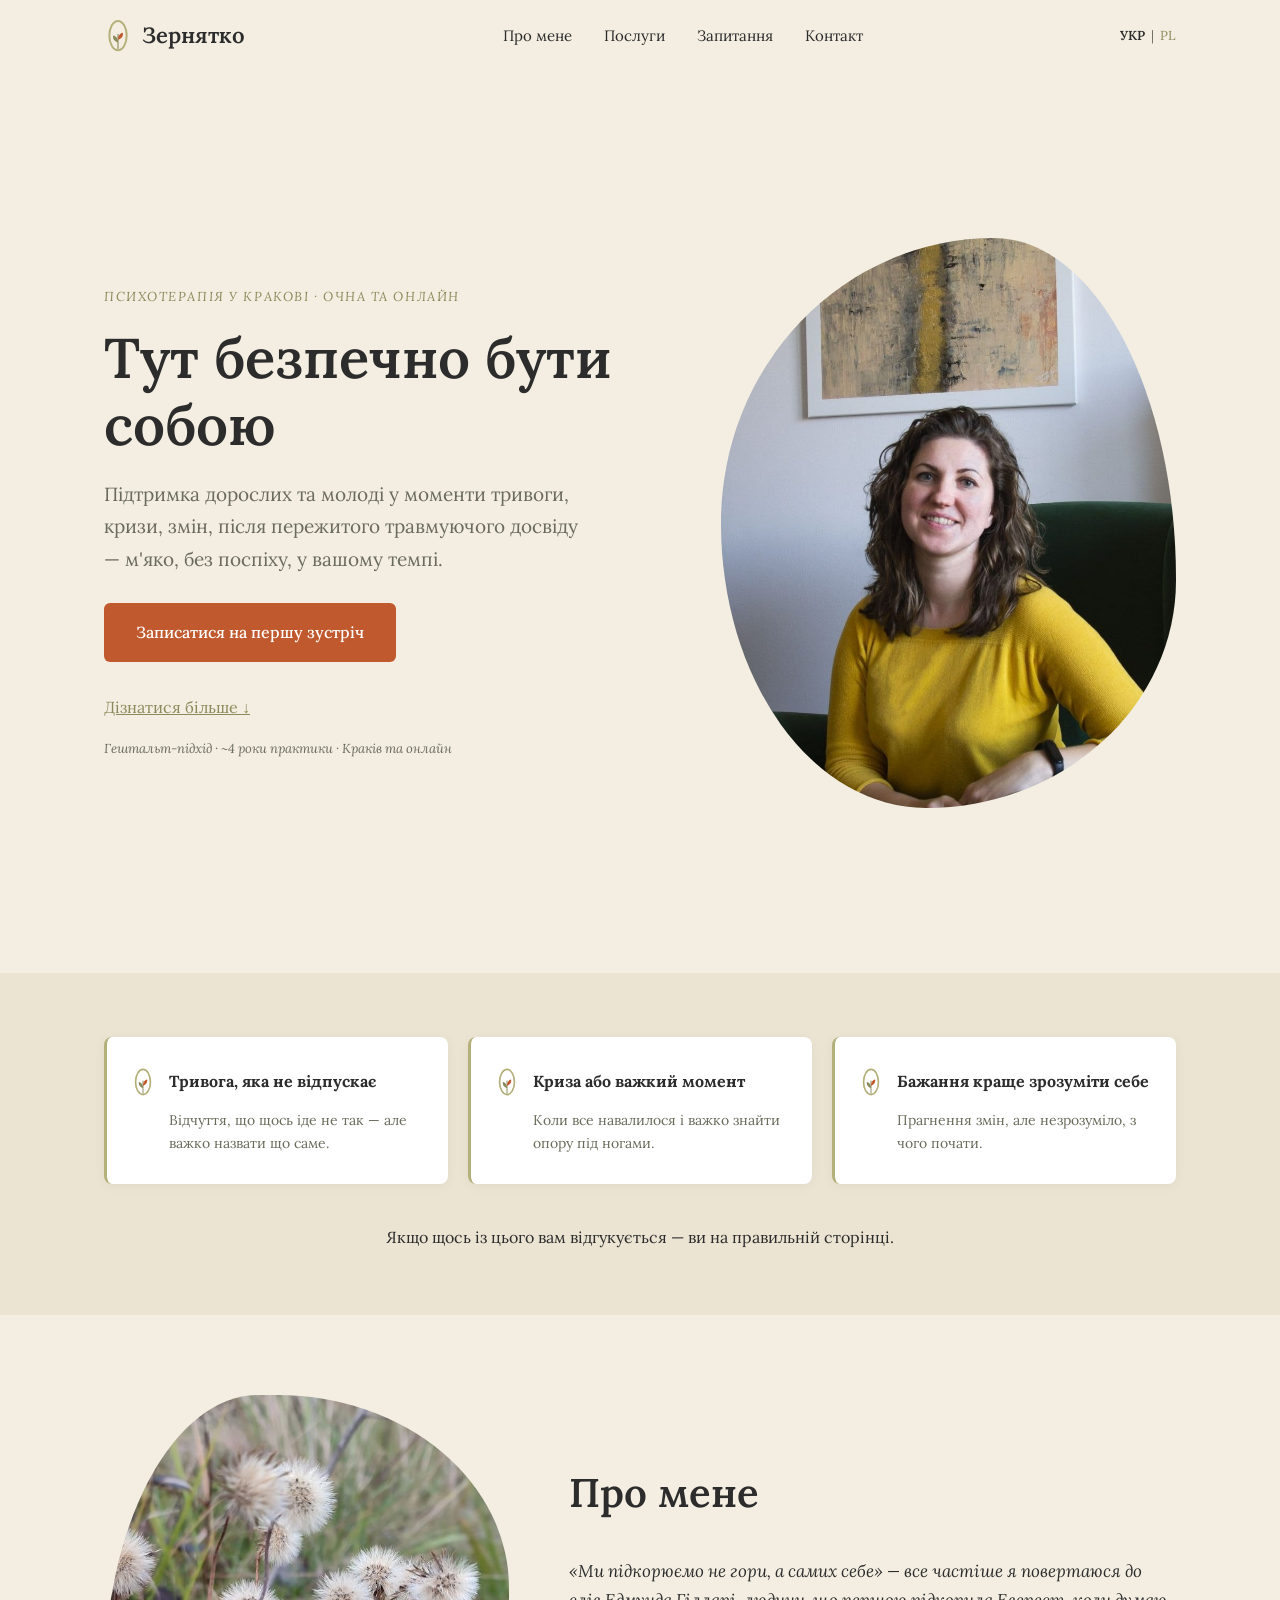
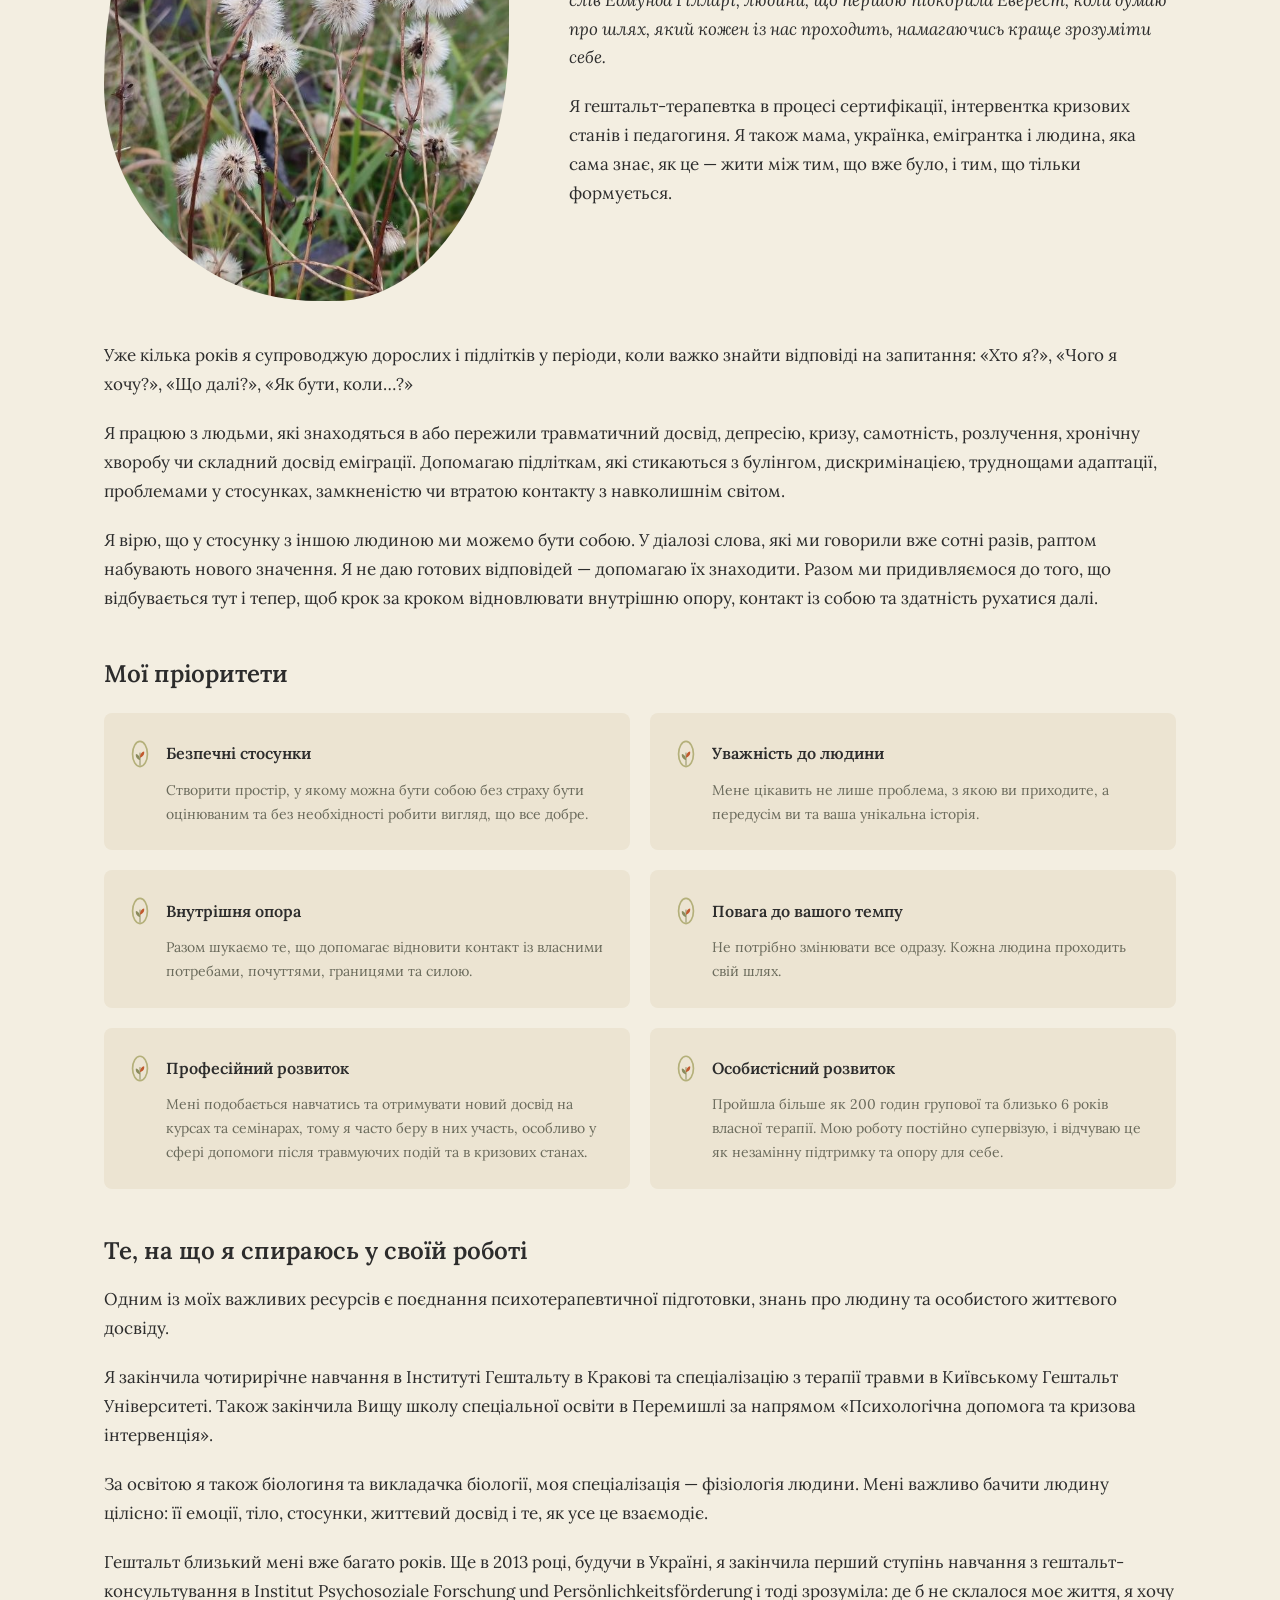
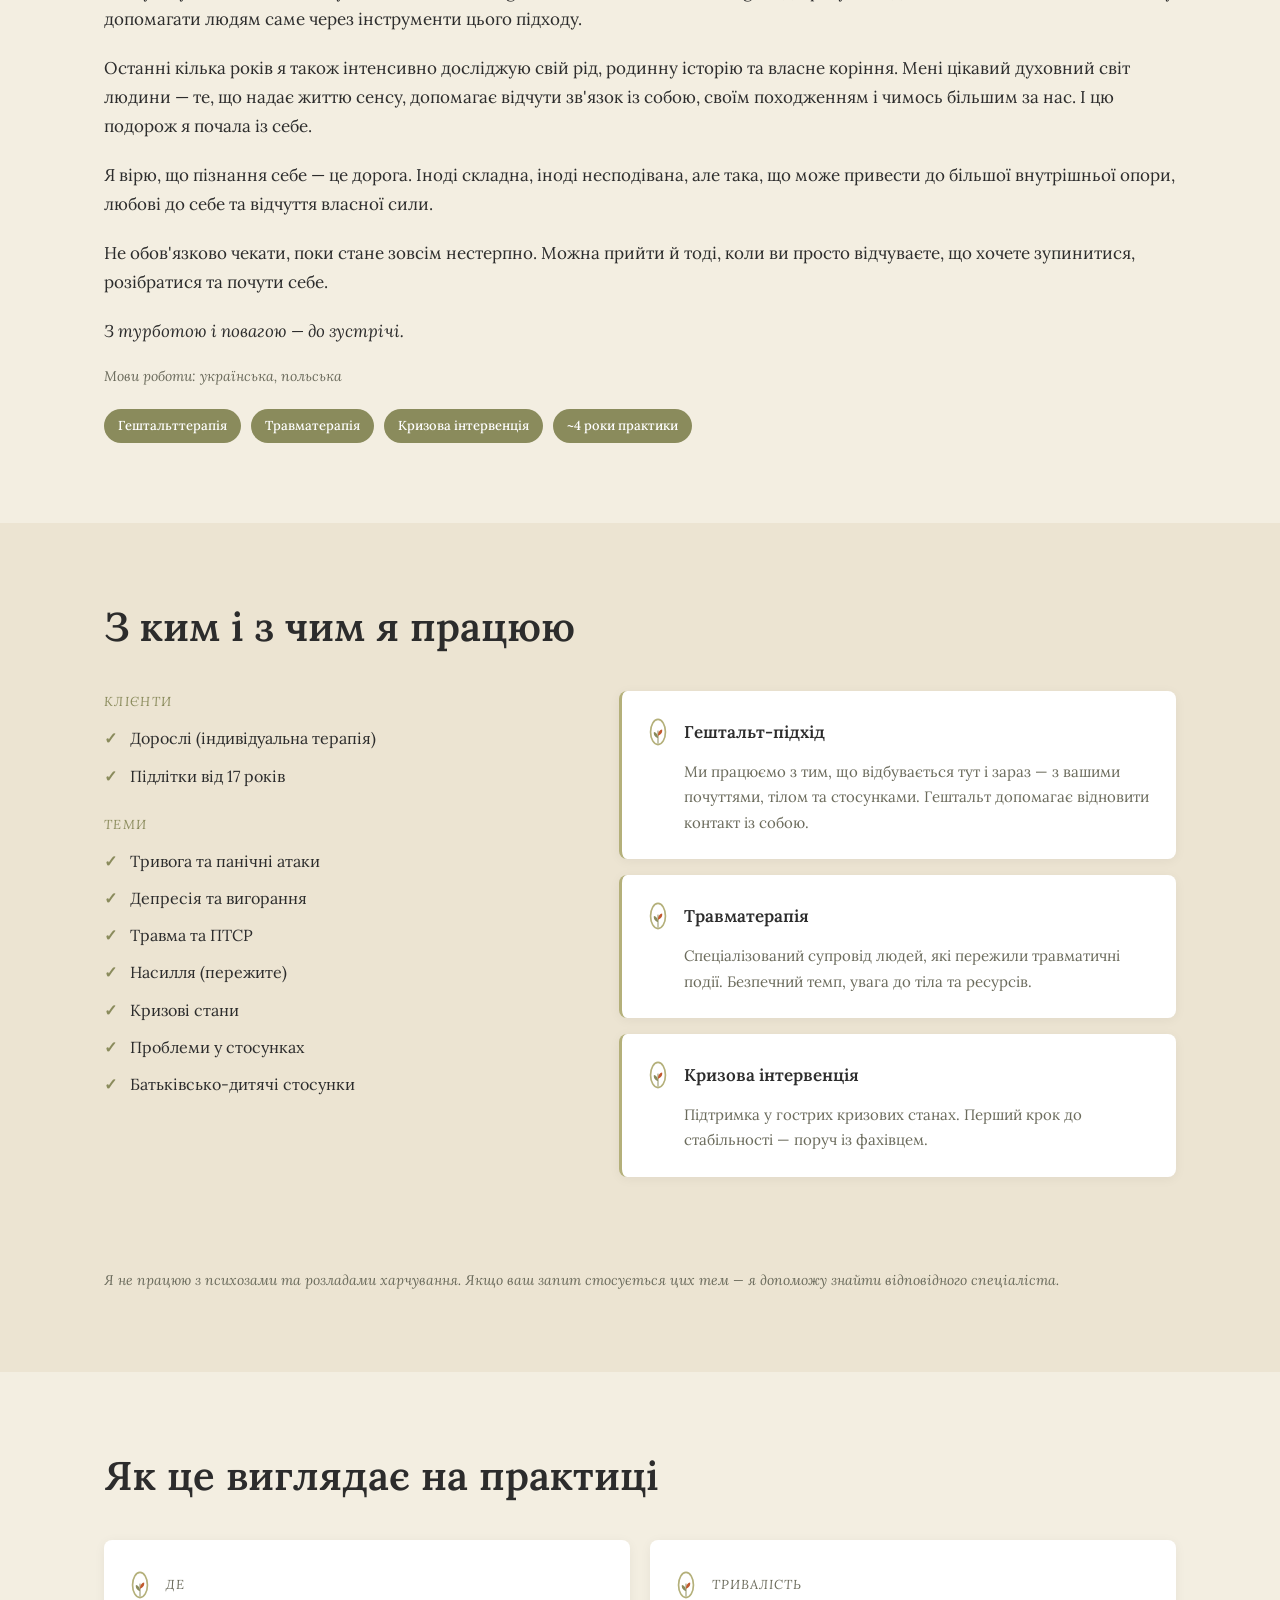
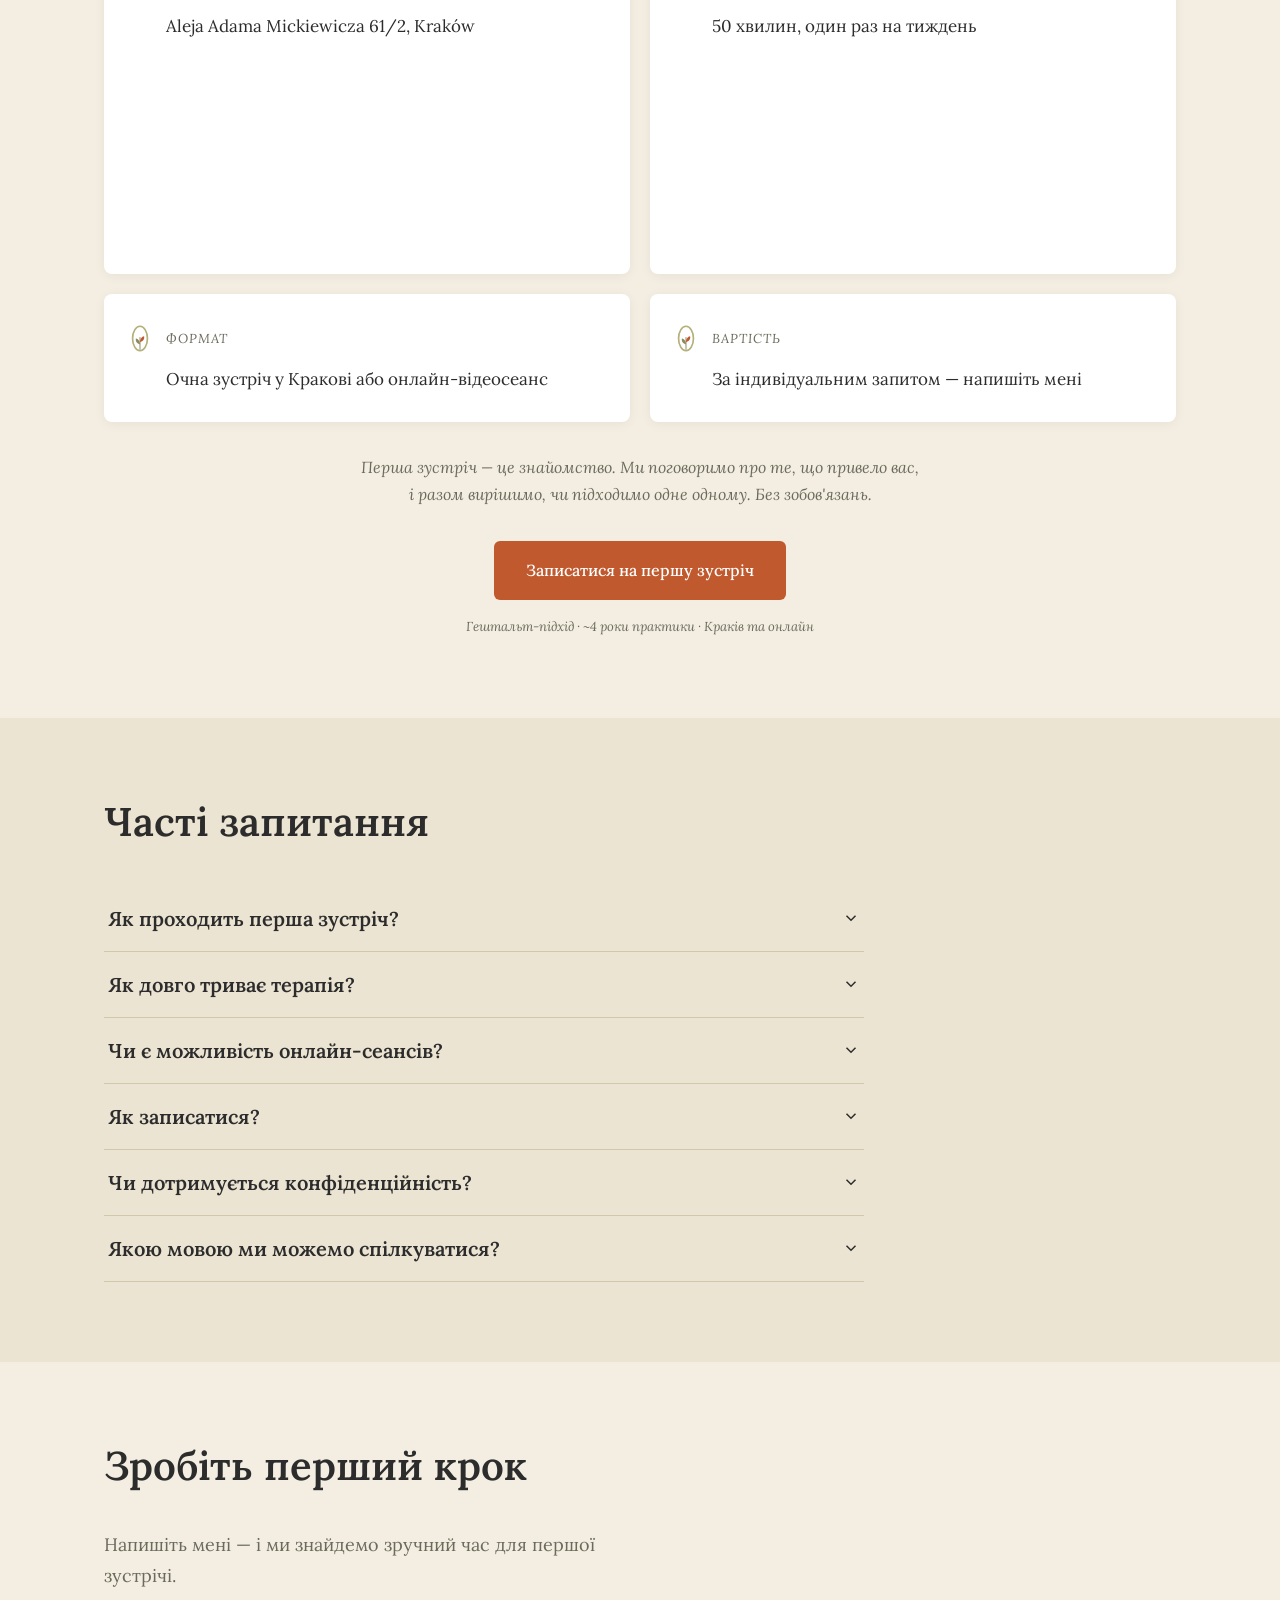
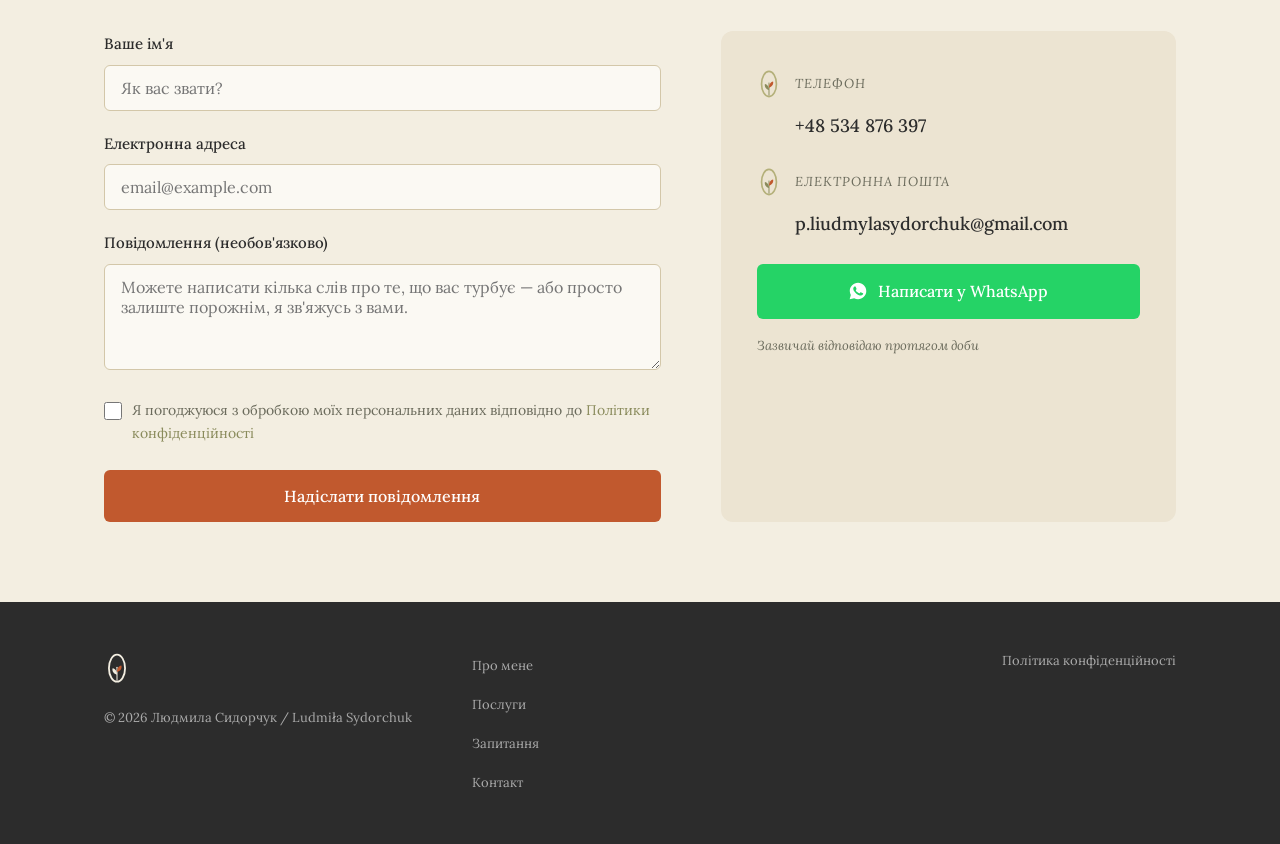
<file: index.html>
<!DOCTYPE html>
<html lang="uk">
<head>
<meta charset="UTF-8">
<meta name="viewport" content="width=device-width, initial-scale=1.0">
<link rel="icon" type="image/svg+xml" href="images/logo.svg">
<link rel="preconnect" href="https://fonts.googleapis.com">
<link rel="preconnect" href="https://fonts.gstatic.com" crossorigin>
<link href="https://fonts.googleapis.com/css2?family=Lora:ital,wght@0,400;0,500;0,600;1,300;1,400&display=swap" rel="stylesheet">
<link rel="stylesheet" href="css/style.css">

<title>Людмила Сидорчук — Психотерапевт у Кракові | Гештальт, травматерапія</title>
<meta name="description" content="Психотерапевт Людмила Сидорчук — гештальт-підхід, травматерапія, кризова інтервенція. Очні та онлайн сеанси в Кракові. Українська та польська мови.">
<link rel="canonical" href="https://ziarenko-terapia.pl/">
<link rel="alternate" hreflang="uk" href="https://ziarenko-terapia.pl/">
<link rel="alternate" hreflang="pl" href="https://ziarenko-terapia.pl/pl.html">
<link rel="alternate" hreflang="x-default" href="https://ziarenko-terapia.pl/">
<meta property="og:title" content="Людмила Сидорчук — Психотерапевт у Кракові">
<meta property="og:description" content="Гештальт-підхід, травматерапія, кризова інтервенція. Очна та онлайн терапія у Кракові.">
<meta property="og:image" content="https://ziarenko-terapia.pl/images/og-image.png">
<!-- og-image.png: 1200x630px image for social sharing.
     Recommended: screenshot of the hero section once real photos are added.
     Until then, og:image tag will not display a preview on social media. -->
<meta property="og:url" content="https://ziarenko-terapia.pl/">
<meta property="og:type" content="website">
<meta property="og:locale" content="uk_UA">

<script type="application/ld+json">
{
  "@context": "https://schema.org",
  "@type": "LocalBusiness",
  "name": "Зернятко — Людмила Сидорчук",
  "description": "Психотерапевт, гештальт-підхід, травматерапія, Краків",
  "address": {
    "@type": "PostalAddress",
    "streetAddress": "Aleja Adama Mickiewicza 61/2",
    "addressLocality": "Kraków",
    "addressCountry": "PL"
  },
  "telephone": "+48534876397",
  "email": "p.liudmylasydorchuk@gmail.com",
  "url": "https://ziarenko-terapia.pl",
  "availableLanguage": ["Ukrainian", "Polish"],
  "priceRange": "$$"
}
</script>
<script type="application/ld+json">
{
  "@context": "https://schema.org",
  "@type": "FAQPage",
  "mainEntity": [
    {
      "@type": "Question",
      "name": "Як проходить перша зустріч?",
      "acceptedAnswer": {
        "@type": "Answer",
        "text": "Перша зустріч — це знайомство без зобов'язань. Ми поговоримо про те, що привело вас до терапії, ваші очікування та запитання. Разом вирішимо, чи підходить вам цей формат роботи."
      }
    },
    {
      "@type": "Question",
      "name": "Як довго триває терапія?",
      "acceptedAnswer": {
        "@type": "Answer",
        "text": "Тривалість залежить від вашого запиту. Деякі питання вирішуються за кілька місяців, інші потребують тривалішої роботи. Це те, що ми обговоримо разом — і ви завжди маєте право зупинитися."
      }
    },
    {
      "@type": "Question",
      "name": "Чи є можливість онлайн-сеансів?",
      "acceptedAnswer": {
        "@type": "Answer",
        "text": "Так. Я проводжу сеанси як очно в Кракові, так і онлайн — у форматі відеозустрічі. Обидва формати рівноцінні за ефективністю."
      }
    },
    {
      "@type": "Question",
      "name": "Як записатися?",
      "acceptedAnswer": {
        "@type": "Answer",
        "text": "Надішліть мені повідомлення через форму нижче або напишіть у WhatsApp. Я відповім і ми домовимося про зручний час."
      }
    },
    {
      "@type": "Question",
      "name": "Чи дотримується конфіденційність?",
      "acceptedAnswer": {
        "@type": "Answer",
        "text": "Так. Все, що відбувається на сеансах, залишається між нами. Я дотримуюся професійної етики та принципу конфіденційності."
      }
    },
    {
      "@type": "Question",
      "name": "Якою мовою ми можемо спілкуватися?",
      "acceptedAnswer": {
        "@type": "Answer",
        "text": "Я проводжу сеанси українською та польською мовами."
      }
    }
  ]
}
</script>
</head>
<body>
<a href="#main-content" class="sr-only">Перейти до основного вмісту</a>

<header class="site-header" id="site-header">
  <div class="container nav-inner">
    <a href="#main-content" class="nav-logo" aria-label="Зернятко — на головну">
      <svg viewBox="0 0 100 140" xmlns="http://www.w3.org/2000/svg" aria-hidden="true">
        <ellipse cx="50" cy="70" rx="31" ry="52" fill="none" stroke="#B4B07A" stroke-width="7"/>
        <path d="M50 116 L50 66" stroke="#8A8B5C" stroke-width="4" stroke-linecap="round" fill="none"/>
        <path d="M50 95 C38 92 30 82 33 70 C45 72 50 84 50 95 Z" fill="#8A8B5C"/>
        <path d="M50 85 C62 82 70 72 67 60 C55 62 50 74 50 85 Z" fill="#C1592E"/>
      </svg>
      <span class="brand-name">Зернятко</span>
    </a>

    <ul class="nav-links">
      <li><a href="#about">Про мене</a></li>
      <li><a href="#services">Послуги</a></li>
      <li><a href="#faq">Запитання</a></li>
      <li><a href="#contact">Контакт</a></li>
    </ul>

    <div class="nav-right">
      <div class="lang-toggle">
        <span class="lang-current">УКР</span>
        <span aria-hidden="true">|</span>
        <a href="pl.html" class="lang-switch-link">PL</a>
      </div>
      <button class="hamburger" id="hamburger" aria-label="Меню" aria-expanded="false" aria-controls="nav-mobile-menu">
        <span></span><span></span><span></span>
      </button>
    </div>
  </div>

  <nav class="nav-mobile-menu" id="nav-mobile-menu">
    <ul>
      <li><a href="#about">Про мене</a></li>
      <li><a href="#services">Послуги</a></li>
      <li><a href="#faq">Запитання</a></li>
      <li><a href="#contact">Контакт</a></li>
    </ul>
  </nav>
</header>

<main id="main-content">

  <!-- HERO -->
  <section class="hero" id="hero">
    <div class="container hero-grid">
      <div class="hero-image">
        <div class="image-frame hero-frame">
          <img src="images/my_photo.jpg"
               alt="Людмила Сидорчук — психотерапевт у Кракові"
               width="853" height="1280" loading="eager">
        </div>
      </div>
      <div class="hero-text">
        <p class="eyebrow">Психотерапія у Кракові · Очна та онлайн</p>
        <h1>Тут безпечно бути собою</h1>
        <p class="hero-subheading">Підтримка дорослих та молоді у моменти тривоги, кризи, змін, після пережитого травмуючого досвіду — м'яко, без поспіху, у вашому темпі.</p>
        <div>
          <a href="#contact" class="btn btn-primary">Записатися на першу зустріч</a>
        </div>
        <a href="#about" class="link-underline">Дізнатися більше ↓</a>
        <p class="trust-line">Гештальт-підхід · ~4 роки практики · Краків та онлайн</p>
      </div>
    </div>
  </section>

  <!-- VALIDATION -->
  <section class="validation">
    <div class="container">
      <div class="validation-grid">
        <div class="validation-card">
          <div class="icon-heading">
            <img class="icon-logo" src="images/logo.svg" alt="" aria-hidden="true">
            <h3>Тривога, яка не відпускає</h3>
          </div>
          <p>Відчуття, що щось іде не так — але важко назвати що саме.</p>
        </div>
        <div class="validation-card">
          <div class="icon-heading">
            <img class="icon-logo" src="images/logo.svg" alt="" aria-hidden="true">
            <h3>Криза або важкий момент</h3>
          </div>
          <p>Коли все навалилося і важко знайти опору під ногами.</p>
        </div>
        <div class="validation-card">
          <div class="icon-heading">
            <img class="icon-logo" src="images/logo.svg" alt="" aria-hidden="true">
            <h3>Бажання краще зрозуміти себе</h3>
          </div>
          <p>Прагнення змін, але незрозуміло, з чого почати.</p>
        </div>
      </div>
      <p class="validation-footer">Якщо щось із цього вам відгукується — ви на правильній сторінці.</p>
    </div>
  </section>

  <!-- ABOUT -->
  <section class="about" id="about">
    <div class="container">
      <div class="about-grid">
        <div class="about-image">
          <div class="image-frame about-frame">
            <img src="images/background_photo.jpg"
                 alt=""
                 width="576" height="1280" loading="lazy">
          </div>
        </div>
        <div class="about-text">
          <h2 class="section-heading">Про мене</h2>
          <p class="about-quote">«Ми підкорюємо не гори, а самих себе» — все частіше я повертаюся до слів Едмунда Гілларі, людини, що першою підкорила Еверест, коли думаю про шлях, який кожен із нас проходить, намагаючись краще зрозуміти себе.</p>
          <p>Я гештальт-терапевтка в процесі сертифікації, інтервентка кризових станів і педагогиня. Я також мама, українка, емігрантка і людина, яка сама знає, як це — жити між тим, що вже було, і тим, що тільки формується.</p>
        </div>
      </div>

      <div class="about-continued">
        <p>Уже кілька років я супроводжую дорослих і підлітків у періоди, коли важко знайти відповіді на запитання: «Хто я?», «Чого я хочу?», «Що далі?», «Як бути, коли…?»</p>
        <p>Я працюю з людьми, які знаходяться в або пережили травматичний досвід, депресію, кризу, самотність, розлучення, хронічну хворобу чи складний досвід еміграції. Допомагаю підліткам, які стикаються з булінгом, дискримінацією, труднощами адаптації, проблемами у стосунках, замкненістю чи втратою контакту з навколишнім світом.</p>
        <p>Я вірю, що у стосунку з іншою людиною ми можемо бути собою. У діалозі слова, які ми говорили вже сотні разів, раптом набувають нового значення. Я не даю готових відповідей — допомагаю їх знаходити. Разом ми придивляємося до того, що відбувається тут і тепер, щоб крок за кроком відновлювати внутрішню опору, контакт із собою та здатність рухатися далі.</p>

        <div class="priorities">
          <h3 class="priorities-heading">Мої пріоритети</h3>
          <div class="priorities-grid">
            <div class="priority-card">
              <div class="icon-heading">
                <img class="icon-logo" src="images/logo.svg" alt="" aria-hidden="true">
                <h4>Безпечні стосунки</h4>
              </div>
              <p>Створити простір, у якому можна бути собою без страху бути оцінюваним та без необхідності робити вигляд, що все добре.</p>
            </div>
            <div class="priority-card">
              <div class="icon-heading">
                <img class="icon-logo" src="images/logo.svg" alt="" aria-hidden="true">
                <h4>Уважність до людини</h4>
              </div>
              <p>Мене цікавить не лише проблема, з якою ви приходите, а передусім ви та ваша унікальна історія.</p>
            </div>
            <div class="priority-card">
              <div class="icon-heading">
                <img class="icon-logo" src="images/logo.svg" alt="" aria-hidden="true">
                <h4>Внутрішня опора</h4>
              </div>
              <p>Разом шукаємо те, що допомагає відновити контакт із власними потребами, почуттями, границями та силою.</p>
            </div>
            <div class="priority-card">
              <div class="icon-heading">
                <img class="icon-logo" src="images/logo.svg" alt="" aria-hidden="true">
                <h4>Повага до вашого темпу</h4>
              </div>
              <p>Не потрібно змінювати все одразу. Кожна людина проходить свій шлях.</p>
            </div>
            <div class="priority-card">
              <div class="icon-heading">
                <img class="icon-logo" src="images/logo.svg" alt="" aria-hidden="true">
                <h4>Професійний розвиток</h4>
              </div>
              <p>Мені подобається навчатись та отримувати новий досвід на курсах та семінарах, тому я часто беру в них участь, особливо у сфері допомоги після травмуючих подій та в кризових станах.</p>
            </div>
            <div class="priority-card">
              <div class="icon-heading">
                <img class="icon-logo" src="images/logo.svg" alt="" aria-hidden="true">
                <h4>Особистісний розвиток</h4>
              </div>
              <p>Пройшла більше як 200 годин групової та близько 6 років власної терапії. Мою роботу постійно супервізую, і відчуваю це як незамінну підтримку та опору для себе.</p>
            </div>
          </div>
        </div>

        <h3 class="about-subheading">Те, на що я спираюсь у своїй роботі</h3>
        <p>Одним із моїх важливих ресурсів є поєднання психотерапевтичної підготовки, знань про людину та особистого життєвого досвіду.</p>
        <p>Я закінчила чотирирічне навчання в Інституті Гештальту в Кракові та спеціалізацію з терапії травми в Київському Гештальт Університеті. Також закінчила Вищу школу спеціальної освіти в Перемишлі за напрямом «Психологічна допомога та кризова інтервенція».</p>
        <p>За освітою я також біологиня та викладачка біології, моя спеціалізація — фізіологія людини. Мені важливо бачити людину цілісно: її емоції, тіло, стосунки, життєвий досвід і те, як усе це взаємодіє.</p>
        <p>Гештальт близький мені вже багато років. Ще в 2013 році, будучи в Україні, я закінчила перший ступінь навчання з гештальт-консультування в Institut Psychosoziale Forschung und Persönlichkeitsförderung і тоді зрозуміла: де б не склалося моє життя, я хочу допомагати людям саме через інструменти цього підходу.</p>
        <p>Останні кілька років я також інтенсивно досліджую свій рід, родинну історію та власне коріння. Мені цікавий духовний світ людини — те, що надає життю сенсу, допомагає відчути зв'язок із собою, своїм походженням і чимось більшим за нас. І цю подорож я почала із себе.</p>
        <p>Я вірю, що пізнання себе — це дорога. Іноді складна, іноді несподівана, але така, що може привести до більшої внутрішньої опори, любові до себе та відчуття власної сили.</p>
        <p>Не обов'язково чекати, поки стане зовсім нестерпно. Можна прийти й тоді, коли ви просто відчуваєте, що хочете зупинитися, розібратися та почути себе.</p>
        <p class="about-signoff">З турботою і повагою — до зустрічі.</p>

        <p class="about-languages">Мови роботи: українська, польська</p>
        <div class="chip-row">
          <span class="chip">Гештальттерапія</span>
          <span class="chip">Травматерапія</span>
          <span class="chip">Кризова інтервенція</span>
          <span class="chip">~4 роки практики</span>
        </div>
      </div>
    </div>
  </section>

  <!-- SERVICES -->
  <section class="services" id="services">
    <div class="container">
      <h2 class="section-heading">З ким і з чим я працюю</h2>
      <div class="services-grid">
        <div class="services-who">
          <span class="sub-label">Клієнти</span>
          <ul class="check-list">
            <li>Дорослі (індивідуальна терапія)</li>
            <li>Підлітки від 17 років</li>
          </ul>
          <span class="sub-label spaced">Теми</span>
          <ul class="check-list">
            <li>Тривога та панічні атаки</li>
            <li>Депресія та вигорання</li>
            <li>Травма та ПТСР</li>
            <li>Насилля (пережите)</li>
            <li>Кризові стани</li>
            <li>Проблеми у стосунках</li>
            <li>Батьківсько-дитячі стосунки</li>
          </ul>
        </div>
        <div class="approach-cards">
          <div class="approach-card">
            <div class="icon-heading">
              <img class="icon-logo" src="images/logo.svg" alt="" aria-hidden="true">
              <h3>Гештальт-підхід</h3>
            </div>
            <p>Ми працюємо з тим, що відбувається тут і зараз — з вашими почуттями, тілом та стосунками. Гештальт допомагає відновити контакт із собою.</p>
          </div>
          <div class="approach-card">
            <div class="icon-heading">
              <img class="icon-logo" src="images/logo.svg" alt="" aria-hidden="true">
              <h3>Травматерапія</h3>
            </div>
            <p>Спеціалізований супровід людей, які пережили травматичні події. Безпечний темп, увага до тіла та ресурсів.</p>
          </div>
          <div class="approach-card">
            <div class="icon-heading">
              <img class="icon-logo" src="images/logo.svg" alt="" aria-hidden="true">
              <h3>Кризова інтервенція</h3>
            </div>
            <p>Підтримка у гострих кризових станах. Перший крок до стабільності — поруч із фахівцем.</p>
          </div>
        </div>
        <p class="discreet-note">Я не працюю з психозами та розладами харчування. Якщо ваш запит стосується цих тем — я допоможу знайти відповідного спеціаліста.</p>
      </div>
    </div>
  </section>

  <!-- PRACTICAL INFO -->
  <section class="practical">
    <div class="container">
      <h2 class="section-heading">Як це виглядає на практиці</h2>
      <div class="info-grid">
        <div class="info-card">
          <div class="icon-heading">
            <img class="icon-logo" src="images/logo.svg" alt="" aria-hidden="true">
            <span class="info-label">Де</span>
          </div>
          <p class="info-value">Aleja Adama Mickiewicza 61/2, Kraków</p>
          <iframe
            src="https://maps.google.com/maps?q=Aleja+Adama+Mickiewicza+61%2C+Krak%C3%B3w&output=embed"
            width="100%" height="180" style="border:0;border-radius:6px;"
            allowfullscreen="" loading="lazy"
            referrerpolicy="no-referrer-when-downgrade"
            title="Мапа: Aleja Adama Mickiewicza 61/2, Kraków"></iframe>
        </div>
        <div class="info-card">
          <div class="icon-heading">
            <img class="icon-logo" src="images/logo.svg" alt="" aria-hidden="true">
            <span class="info-label">Тривалість</span>
          </div>
          <p class="info-value">50 хвилин, один раз на тиждень</p>
        </div>
        <div class="info-card">
          <div class="icon-heading">
            <img class="icon-logo" src="images/logo.svg" alt="" aria-hidden="true">
            <span class="info-label">Формат</span>
          </div>
          <p class="info-value">Очна зустріч у Кракові або онлайн-відеосеанс</p>
        </div>
        <div class="info-card">
          <div class="icon-heading">
            <img class="icon-logo" src="images/logo.svg" alt="" aria-hidden="true">
            <span class="info-label">Вартість</span>
          </div>
          <p class="info-value">За індивідуальним запитом — напишіть мені</p>
        </div>
      </div>
      <p class="practical-note">Перша зустріч — це знайомство. Ми поговоримо про те, що привело вас, і разом вирішимо, чи підходимо одне одному. Без зобов'язань.</p>
      <div class="practical-cta">
        <a href="#contact" class="btn btn-primary">Записатися на першу зустріч</a>
        <p class="trust-line">Гештальт-підхід · ~4 роки практики · Краків та онлайн</p>
      </div>
    </div>
  </section>

  <!-- FAQ -->
  <section class="faq" id="faq">
    <div class="container">
      <h2 class="section-heading">Часті запитання</h2>
      <div class="faq-list">

        <div class="faq-item">
          <button class="faq-trigger" aria-expanded="false" aria-controls="faq-body-1" id="faq-trigger-1">
            <span>Як проходить перша зустріч?</span>
            <svg class="chevron" width="18" height="18" viewBox="0 0 24 24" fill="none" stroke="currentColor" stroke-width="2" aria-hidden="true"><polyline points="6 9 12 15 18 9"></polyline></svg>
          </button>
          <div class="faq-body" id="faq-body-1" role="region" aria-labelledby="faq-trigger-1">
            <div class="faq-body-inner">Перша зустріч — це знайомство без зобов'язань. Ми поговоримо про те, що привело вас до терапії, ваші очікування та запитання. Разом вирішимо, чи підходить вам цей формат роботи.</div>
          </div>
        </div>

        <div class="faq-item">
          <button class="faq-trigger" aria-expanded="false" aria-controls="faq-body-2" id="faq-trigger-2">
            <span>Як довго триває терапія?</span>
            <svg class="chevron" width="18" height="18" viewBox="0 0 24 24" fill="none" stroke="currentColor" stroke-width="2" aria-hidden="true"><polyline points="6 9 12 15 18 9"></polyline></svg>
          </button>
          <div class="faq-body" id="faq-body-2" role="region" aria-labelledby="faq-trigger-2">
            <div class="faq-body-inner">Тривалість залежить від вашого запиту. Деякі питання вирішуються за кілька місяців, інші потребують тривалішої роботи. Це те, що ми обговоримо разом — і ви завжди маєте право зупинитися.</div>
          </div>
        </div>

        <div class="faq-item">
          <button class="faq-trigger" aria-expanded="false" aria-controls="faq-body-3" id="faq-trigger-3">
            <span>Чи є можливість онлайн-сеансів?</span>
            <svg class="chevron" width="18" height="18" viewBox="0 0 24 24" fill="none" stroke="currentColor" stroke-width="2" aria-hidden="true"><polyline points="6 9 12 15 18 9"></polyline></svg>
          </button>
          <div class="faq-body" id="faq-body-3" role="region" aria-labelledby="faq-trigger-3">
            <div class="faq-body-inner">Так. Я проводжу сеанси як очно в Кракові, так і онлайн — у форматі відеозустрічі. Обидва формати рівноцінні за ефективністю.</div>
          </div>
        </div>

        <div class="faq-item">
          <button class="faq-trigger" aria-expanded="false" aria-controls="faq-body-4" id="faq-trigger-4">
            <span>Як записатися?</span>
            <svg class="chevron" width="18" height="18" viewBox="0 0 24 24" fill="none" stroke="currentColor" stroke-width="2" aria-hidden="true"><polyline points="6 9 12 15 18 9"></polyline></svg>
          </button>
          <div class="faq-body" id="faq-body-4" role="region" aria-labelledby="faq-trigger-4">
            <div class="faq-body-inner">Надішліть мені повідомлення через форму нижче або напишіть у WhatsApp. Я відповім і ми домовимося про зручний час.</div>
          </div>
        </div>

        <div class="faq-item">
          <button class="faq-trigger" aria-expanded="false" aria-controls="faq-body-5" id="faq-trigger-5">
            <span>Чи дотримується конфіденційність?</span>
            <svg class="chevron" width="18" height="18" viewBox="0 0 24 24" fill="none" stroke="currentColor" stroke-width="2" aria-hidden="true"><polyline points="6 9 12 15 18 9"></polyline></svg>
          </button>
          <div class="faq-body" id="faq-body-5" role="region" aria-labelledby="faq-trigger-5">
            <div class="faq-body-inner">Так. Все, що відбувається на сеансах, залишається між нами. Я дотримуюся професійної етики та принципу конфіденційності.</div>
          </div>
        </div>

        <div class="faq-item">
          <button class="faq-trigger" aria-expanded="false" aria-controls="faq-body-6" id="faq-trigger-6">
            <span>Якою мовою ми можемо спілкуватися?</span>
            <svg class="chevron" width="18" height="18" viewBox="0 0 24 24" fill="none" stroke="currentColor" stroke-width="2" aria-hidden="true"><polyline points="6 9 12 15 18 9"></polyline></svg>
          </button>
          <div class="faq-body" id="faq-body-6" role="region" aria-labelledby="faq-trigger-6">
            <div class="faq-body-inner">Я проводжу сеанси українською та польською мовами.</div>
          </div>
        </div>

      </div>
    </div>
  </section>

  <!-- CONTACT -->
  <section class="contact" id="contact">
    <div class="container">
      <h2 class="section-heading">Зробіть перший крок</h2>
      <p class="contact-subheading">Напишіть мені — і ми знайдемо зручний час для першої зустрічі.</p>

      <div class="contact-grid">
        <div class="contact-form-wrap">
          <form action="https://api.web3forms.com/submit" method="POST" id="contact-form">
            <input type="hidden" name="access_key" value="5a831b37-a9af-4e4d-81b2-b6dc9d2ed386">
            <input type="hidden" name="subject" value="Новий запит з сайту Зернятко / Nowe zapytanie ze strony Ziarnko">
            <input type="hidden" name="redirect" value="false">
            <input type="checkbox" name="botcheck" class="hidden" style="display:none;">

            <div class="form-field">
              <label for="name">Ваше ім'я</label>
              <input type="text" id="name" name="name" required placeholder="Як вас звати?">
            </div>

            <div class="form-field">
              <label for="email">Електронна адреса</label>
              <input type="email" id="email" name="email" required placeholder="email@example.com">
            </div>

            <div class="form-field">
              <label for="message">Повідомлення (необов'язково)</label>
              <textarea id="message" name="message" rows="4" placeholder="Можете написати кілька слів про те, що вас турбує — або просто залиште порожнім, я зв'яжусь з вами."></textarea>
            </div>

            <div class="form-checkbox">
              <input type="checkbox" id="gdpr" name="gdpr" required>
              <label for="gdpr">Я погоджуюся з обробкою моїх персональних даних відповідно до <a href="#privacy-policy">Політики конфіденційності</a></label>
            </div>

            <button type="submit" class="btn btn-primary btn-block" id="form-submit-btn" data-loading-text="Надсилаю...">Надіслати повідомлення</button>

            <p class="form-error" id="form-error">Щось пішло не так. Напишіть мені напряму у WhatsApp — це найшвидше.</p>
          </form>

          <div class="form-success" id="form-success">Дякую! Я отримала ваше повідомлення і зв'яжуся з вами протягом доби.</div>
        </div>

        <div class="contact-box">
          <div class="contact-item">
            <div class="icon-heading">
              <img class="icon-logo" src="images/logo.svg" alt="" aria-hidden="true">
              <span class="contact-label">Телефон</span>
            </div>
            <a href="tel:+48534876397">+48 534 876 397</a>
          </div>
          <div class="contact-item">
            <div class="icon-heading">
              <img class="icon-logo" src="images/logo.svg" alt="" aria-hidden="true">
              <span class="contact-label">Електронна пошта</span>
            </div>
            <a id="email-link" href="#"></a>
          </div>
          <a href="https://wa.me/48534876397" target="_blank" rel="noopener noreferrer" class="whatsapp-btn">
            <svg viewBox="0 0 24 24" xmlns="http://www.w3.org/2000/svg" aria-hidden="true"><path d="M12.04 2C6.58 2 2.13 6.45 2.13 11.91c0 1.75.46 3.39 1.26 4.81L2 22l5.41-1.42a9.87 9.87 0 0 0 4.63 1.18h.01c5.46 0 9.9-4.45 9.9-9.91C21.95 6.45 17.5 2 12.04 2zm5.8 14.03c-.24.68-1.4 1.3-1.93 1.38-.5.08-1.13.11-1.82-.11-.42-.13-.96-.31-1.65-.6-2.9-1.25-4.79-4.17-4.94-4.36-.14-.19-1.18-1.57-1.18-3 0-1.42.75-2.12 1.02-2.41.27-.29.58-.36.78-.36.2 0 .39 0 .56.01.18.01.42-.07.66.5.24.58.82 2 .89 2.14.07.14.12.31.02.5-.1.19-.15.31-.29.48-.15.17-.31.38-.44.51-.15.15-.3.31-.13.6.17.29.76 1.25 1.63 2.03 1.12 1 2.06 1.31 2.36 1.46.29.15.46.13.63-.08.17-.2.72-.84.91-1.13.19-.29.39-.24.65-.14.27.1 1.7.8 1.99.95.29.14.49.22.56.34.07.13.07.72-.17 1.4z"/></svg>
            Написати у WhatsApp
          </a>
          <p class="response-note">Зазвичай відповідаю протягом доби</p>
        </div>
      </div>
    </div>
  </section>

</main>

<footer class="site-footer">
  <div class="container footer-grid">
    <div class="footer-logo">
      <svg viewBox="0 0 100 140" xmlns="http://www.w3.org/2000/svg" aria-hidden="true" width="26">
        <ellipse cx="50" cy="70" rx="31" ry="52" fill="none" stroke="#F3EEE1" stroke-width="7"/>
        <path d="M50 116 L50 66" stroke="#F3EEE1" stroke-width="4" stroke-linecap="round" fill="none"/>
        <path d="M50 95 C38 92 30 82 33 70 C45 72 50 84 50 95 Z" fill="#F3EEE1"/>
        <path d="M50 85 C62 82 70 72 67 60 C55 62 50 74 50 85 Z" fill="#C1592E"/>
      </svg>
      <p class="footer-copy">© 2026 Людмила Сидорчук / Ludmiła Sydorchuk</p>
    </div>
    <nav class="footer-nav">
      <ul>
        <li><a href="#about">Про мене</a></li>
        <li><a href="#services">Послуги</a></li>
        <li><a href="#faq">Запитання</a></li>
        <li><a href="#contact">Контакт</a></li>
      </ul>
    </nav>
    <div class="footer-legal">
      <a href="#privacy-policy" id="privacy-toggle">Політика конфіденційності</a>
    </div>
  </div>
</footer>

<section class="privacy-policy" id="privacy-policy">
  <div class="container privacy-policy-inner">
    <h2>Політика конфіденційності</h2>
    <p>Ця сторінка пояснює, як обробляються персональні дані, надані через контактну форму на сайті Зернятко (ziarenko-terapia.pl).</p>
    <p>Які дані збираються: ім'я та електронна адреса (обов'язкові), а також повідомлення (необов'язкове), які ви вводите у форму зворотного зв'язку.</p>
    <p>Мета обробки: дані використовуються виключно для відповіді на ваш запит. Вони не передаються третім особам і не використовуються для маркетингових цілей.</p>
    <p>Сервіс обробки: повідомлення пересилаються через Web3Forms (web3forms.com). Після пересилання на електронну адресу оператора дані не зберігаються на серверах Web3Forms.</p>
    <p>Ваші права відповідно до GDPR (Загальний регламент про захист даних, Регламент ЄС 2016/679): ви маєте право на доступ до своїх персональних даних, їх виправлення, видалення або обмеження обробки. Для реалізації цих прав звертайтесь: p.liudmylasydorchuk@gmail.com</p>
    <p>Оператор персональних даних:<br>Людмила Сидорчук<br>Aleja Adama Mickiewicza 61/2, Kraków, Польща</p>
  </div>
</section>

<script src="js/main.js"></script>
</body>
</html>
</file>
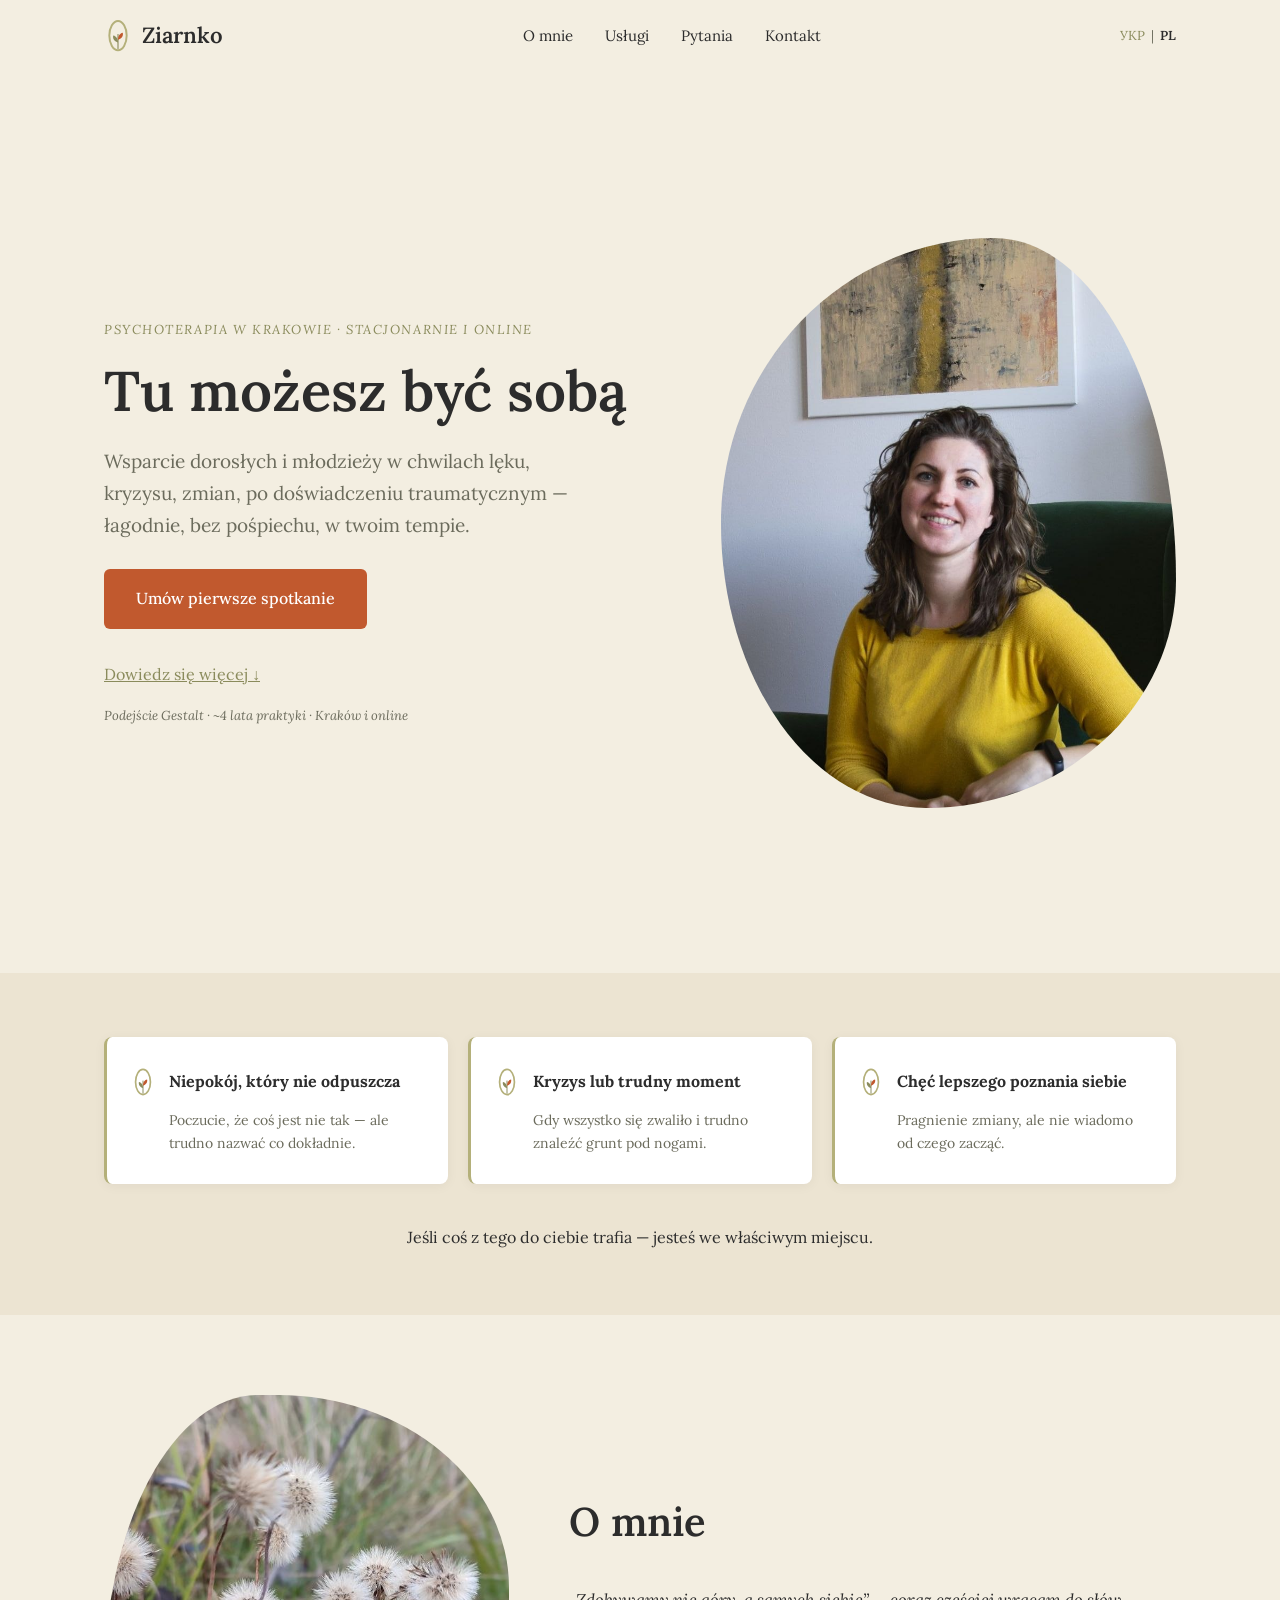
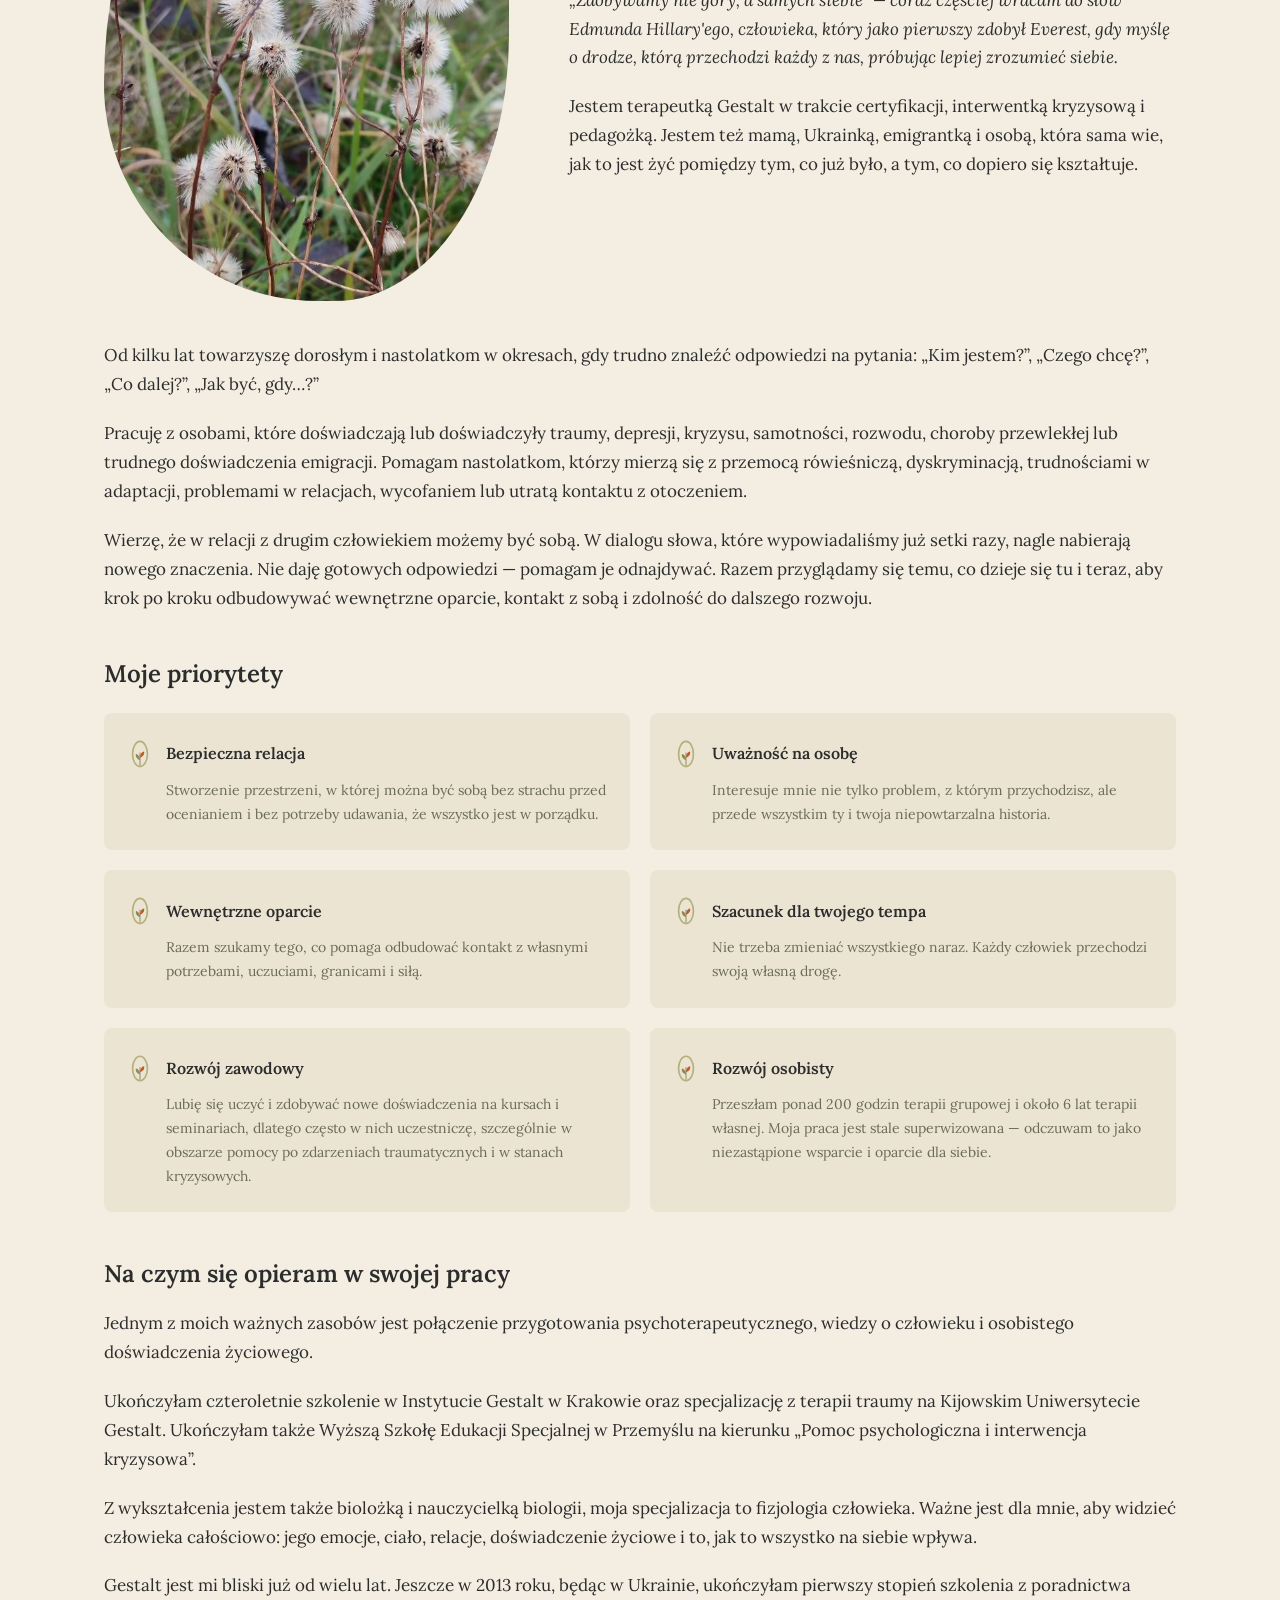
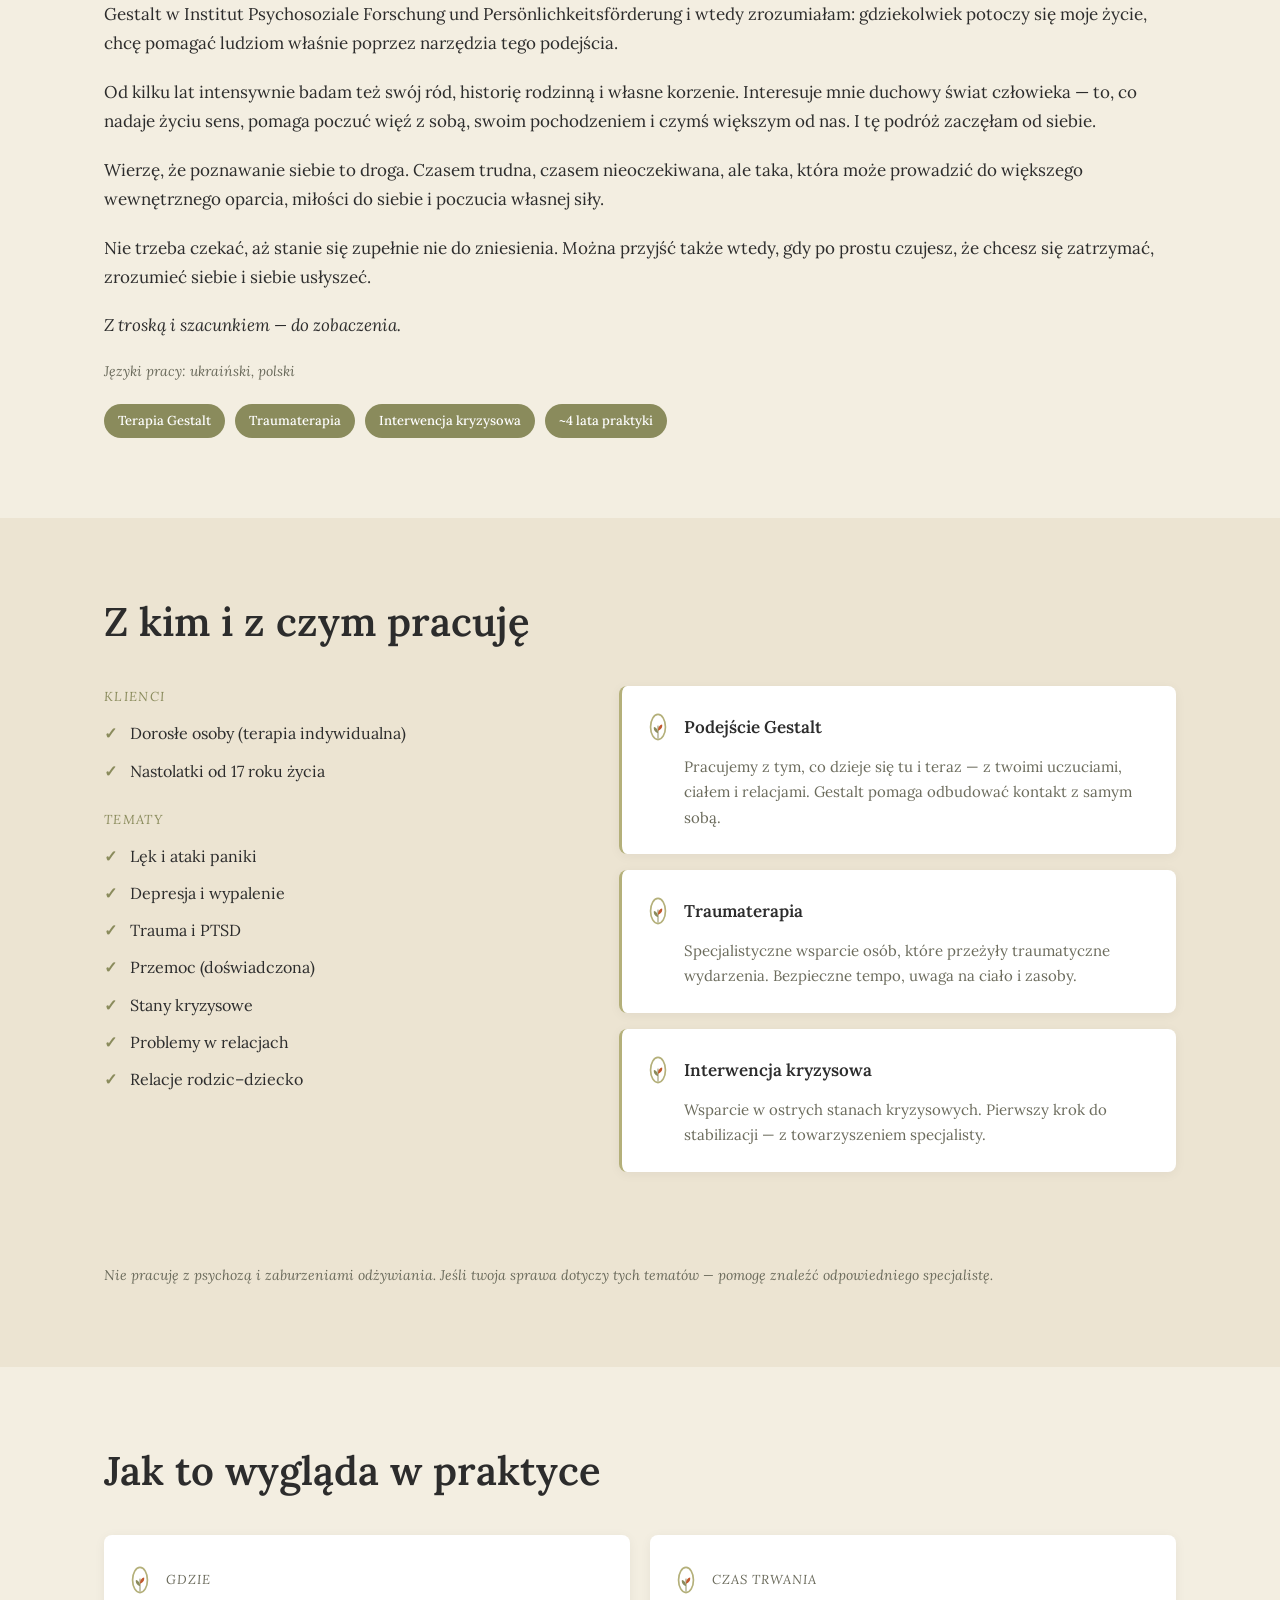
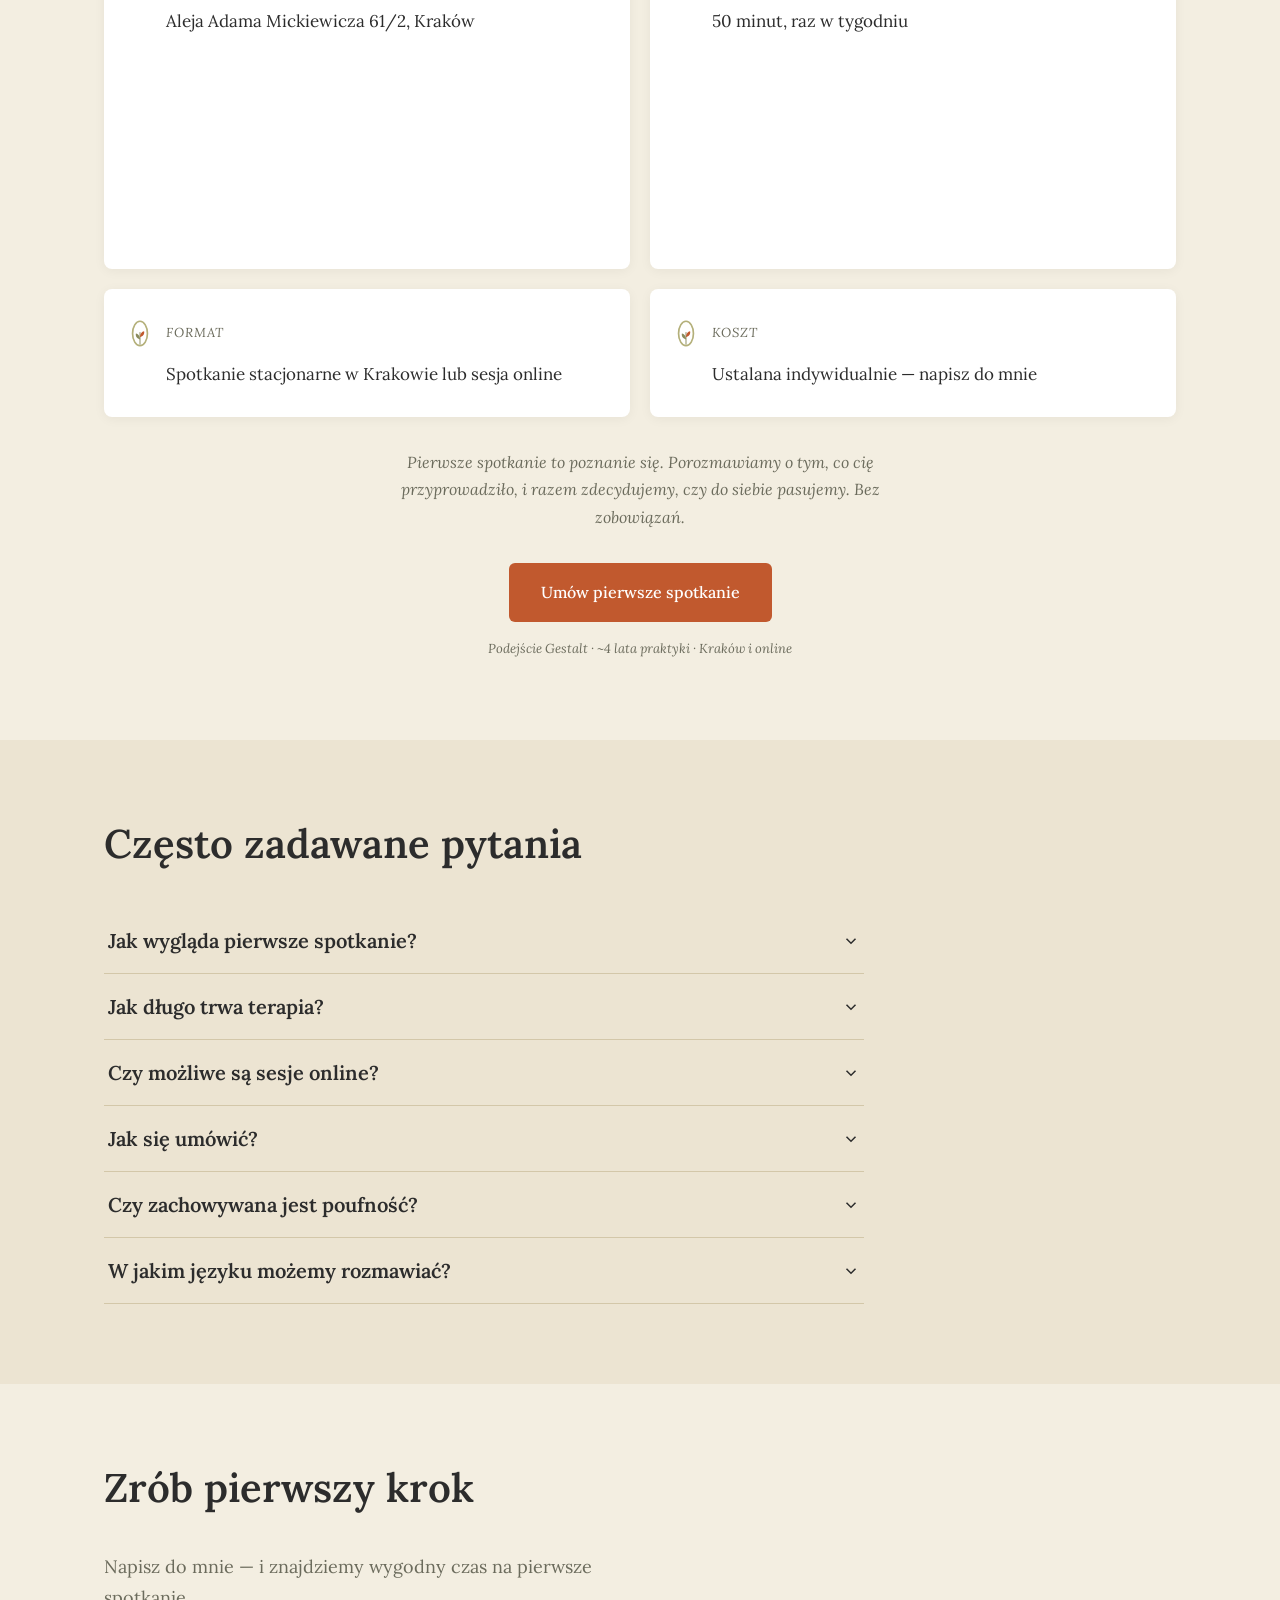
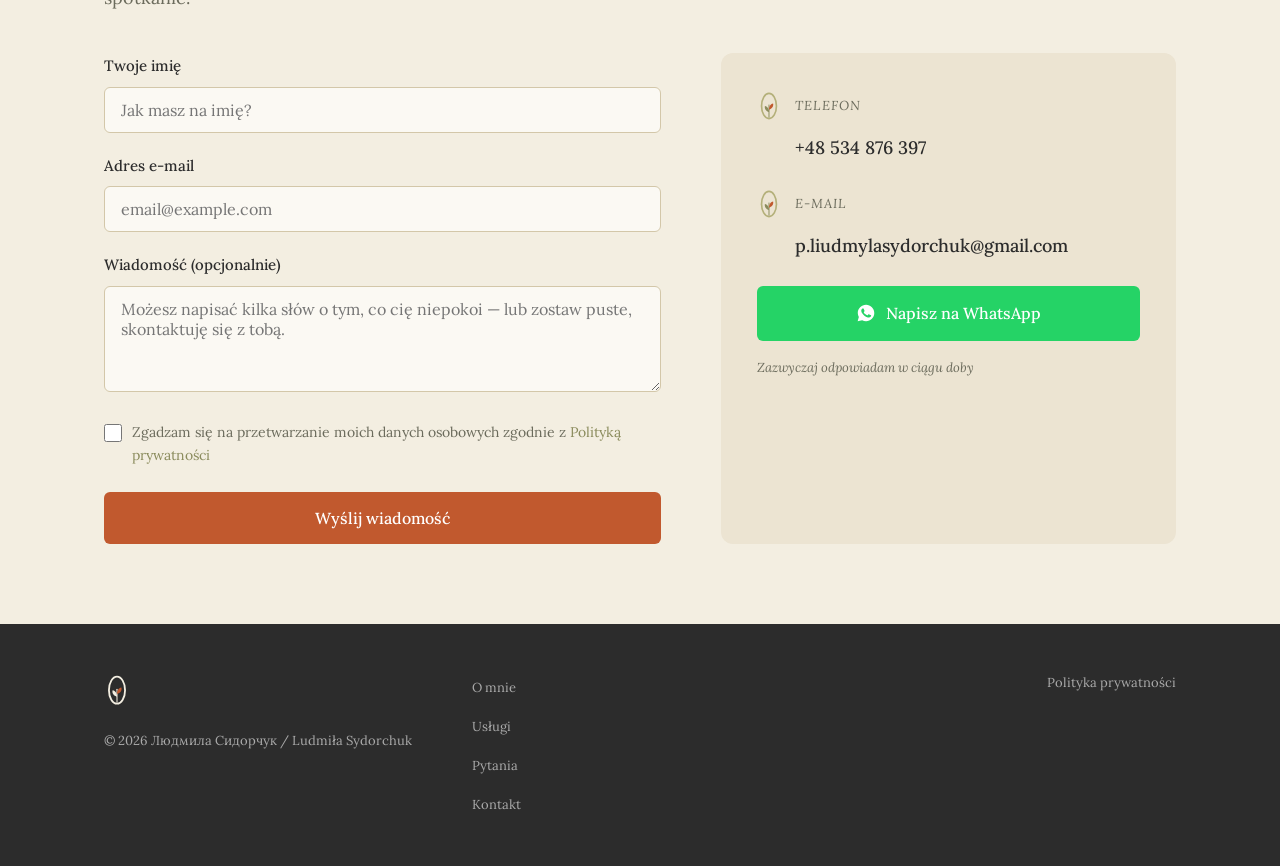
<file: pl.html>
<!DOCTYPE html>
<html lang="pl">
<head>
<meta charset="UTF-8">
<meta name="viewport" content="width=device-width, initial-scale=1.0">
<link rel="icon" type="image/svg+xml" href="images/logo.svg">
<link rel="preconnect" href="https://fonts.googleapis.com">
<link rel="preconnect" href="https://fonts.gstatic.com" crossorigin>
<link href="https://fonts.googleapis.com/css2?family=Lora:ital,wght@0,400;0,500;0,600;1,300;1,400&display=swap" rel="stylesheet">
<link rel="stylesheet" href="css/style.css">

<title>Ludmiła Sydorchuk — Psychoterapeuta w Krakowie | Gestalt, traumaterapia</title>
<meta name="description" content="Psychoterapeuta Ludmiła Sydorchuk — podejście Gestalt, traumaterapia, interwencja kryzysowa. Sesje stacjonarne i online w Krakowie. Język ukraiński i polski.">
<link rel="canonical" href="https://ziarenko-terapia.pl/pl.html">
<link rel="alternate" hreflang="uk" href="https://ziarenko-terapia.pl/">
<link rel="alternate" hreflang="pl" href="https://ziarenko-terapia.pl/pl.html">
<link rel="alternate" hreflang="x-default" href="https://ziarenko-terapia.pl/">
<meta property="og:title" content="Ludmiła Sydorchuk — Psychoterapeuta w Krakowie">
<meta property="og:description" content="Podejście Gestalt, traumaterapia, interwencja kryzysowa. Terapia stacjonarna i online w Krakowie.">
<meta property="og:image" content="https://ziarenko-terapia.pl/images/og-image.png">
<!-- og-image.png: 1200x630px image for social sharing.
     Recommended: screenshot of the hero section once real photos are added.
     Until then, og:image tag will not display a preview on social media. -->
<meta property="og:url" content="https://ziarenko-terapia.pl/pl.html">
<meta property="og:type" content="website">
<meta property="og:locale" content="pl_PL">

<script type="application/ld+json">
{
  "@context": "https://schema.org",
  "@type": "LocalBusiness",
  "name": "Ziarnko — Ludmiła Sydorchuk",
  "description": "Psychoterapeuta, podejście Gestalt, traumaterapia, Kraków",
  "address": {
    "@type": "PostalAddress",
    "streetAddress": "Aleja Adama Mickiewicza 61/2",
    "addressLocality": "Kraków",
    "addressCountry": "PL"
  },
  "telephone": "+48534876397",
  "email": "p.liudmylasydorchuk@gmail.com",
  "url": "https://ziarenko-terapia.pl/pl.html",
  "availableLanguage": ["Ukrainian", "Polish"],
  "priceRange": "$$"
}
</script>
<script type="application/ld+json">
{
  "@context": "https://schema.org",
  "@type": "FAQPage",
  "mainEntity": [
    {
      "@type": "Question",
      "name": "Jak wygląda pierwsze spotkanie?",
      "acceptedAnswer": {
        "@type": "Answer",
        "text": "Pierwsze spotkanie to zapoznanie się bez zobowiązań. Porozmawiamy o tym, co cię przyprowadziło, twoich oczekiwaniach i pytaniach. Razem zdecydujemy, czy ten format pracy jest dla ciebie."
      }
    },
    {
      "@type": "Question",
      "name": "Jak długo trwa terapia?",
      "acceptedAnswer": {
        "@type": "Answer",
        "text": "Czas trwania zależy od twojej sprawy. Niektóre kwestie rozwiązują się w ciągu kilku miesięcy, inne wymagają dłuższej pracy. Omówimy to razem — i zawsze masz prawo się zatrzymać."
      }
    },
    {
      "@type": "Question",
      "name": "Czy możliwe są sesje online?",
      "acceptedAnswer": {
        "@type": "Answer",
        "text": "Tak. Prowadzę sesje zarówno stacjonarnie w Krakowie, jak i online — w formacie wideorozmowy. Oba formaty są równoważne pod względem skuteczności."
      }
    },
    {
      "@type": "Question",
      "name": "Jak się umówić?",
      "acceptedAnswer": {
        "@type": "Answer",
        "text": "Wyślij mi wiadomość przez formularz poniżej lub napisz na WhatsApp. Odpiszę i ustalimy wygodny termin."
      }
    },
    {
      "@type": "Question",
      "name": "Czy zachowywana jest poufność?",
      "acceptedAnswer": {
        "@type": "Answer",
        "text": "Tak. Wszystko, co dzieje się na sesjach, pozostaje między nami. Przestrzegam zasad etyki zawodowej i poufności."
      }
    },
    {
      "@type": "Question",
      "name": "W jakim języku możemy rozmawiać?",
      "acceptedAnswer": {
        "@type": "Answer",
        "text": "Prowadzę sesje w języku ukraińskim i polskim."
      }
    }
  ]
}
</script>
</head>
<body>
<a href="#main-content" class="sr-only">Przejdź do treści głównej</a>

<header class="site-header" id="site-header">
  <div class="container nav-inner">
    <a href="#main-content" class="nav-logo" aria-label="Ziarnko — strona główna">
      <svg viewBox="0 0 100 140" xmlns="http://www.w3.org/2000/svg" aria-hidden="true">
        <ellipse cx="50" cy="70" rx="31" ry="52" fill="none" stroke="#B4B07A" stroke-width="7"/>
        <path d="M50 116 L50 66" stroke="#8A8B5C" stroke-width="4" stroke-linecap="round" fill="none"/>
        <path d="M50 95 C38 92 30 82 33 70 C45 72 50 84 50 95 Z" fill="#8A8B5C"/>
        <path d="M50 85 C62 82 70 72 67 60 C55 62 50 74 50 85 Z" fill="#C1592E"/>
      </svg>
      <span class="brand-name">Ziarnko</span>
    </a>

    <ul class="nav-links">
      <li><a href="#about">O mnie</a></li>
      <li><a href="#services">Usługi</a></li>
      <li><a href="#faq">Pytania</a></li>
      <li><a href="#contact">Kontakt</a></li>
    </ul>

    <div class="nav-right">
      <div class="lang-toggle">
        <a href="index.html" class="lang-switch-link">УКР</a>
        <span aria-hidden="true">|</span>
        <span class="lang-current">PL</span>
      </div>
      <button class="hamburger" id="hamburger" aria-label="Menu" aria-expanded="false" aria-controls="nav-mobile-menu">
        <span></span><span></span><span></span>
      </button>
    </div>
  </div>

  <nav class="nav-mobile-menu" id="nav-mobile-menu">
    <ul>
      <li><a href="#about">O mnie</a></li>
      <li><a href="#services">Usługi</a></li>
      <li><a href="#faq">Pytania</a></li>
      <li><a href="#contact">Kontakt</a></li>
    </ul>
  </nav>
</header>

<main id="main-content">

  <!-- HERO -->
  <section class="hero" id="hero">
    <div class="container hero-grid">
      <div class="hero-image">
        <div class="image-frame hero-frame">
          <img src="images/my_photo.jpg"
               alt="Ludmiła Sydorchuk — psychoterapeutka w Krakowie"
               width="853" height="1280" loading="eager">
        </div>
      </div>
      <div class="hero-text">
        <p class="eyebrow">Psychoterapia w Krakowie · Stacjonarnie i online</p>
        <h1>Tu możesz być sobą</h1>
        <p class="hero-subheading">Wsparcie dorosłych i młodzieży w chwilach lęku, kryzysu, zmian, po doświadczeniu traumatycznym — łagodnie, bez pośpiechu, w twoim tempie.</p>
        <div>
          <a href="#contact" class="btn btn-primary">Umów pierwsze spotkanie</a>
        </div>
        <a href="#about" class="link-underline">Dowiedz się więcej ↓</a>
        <p class="trust-line">Podejście Gestalt · ~4 lata praktyki · Kraków i online</p>
      </div>
    </div>
  </section>

  <!-- VALIDATION -->
  <section class="validation">
    <div class="container">
      <div class="validation-grid">
        <div class="validation-card">
          <div class="icon-heading">
            <img class="icon-logo" src="images/logo.svg" alt="" aria-hidden="true">
            <h3>Niepokój, który nie odpuszcza</h3>
          </div>
          <p>Poczucie, że coś jest nie tak — ale trudno nazwać co dokładnie.</p>
        </div>
        <div class="validation-card">
          <div class="icon-heading">
            <img class="icon-logo" src="images/logo.svg" alt="" aria-hidden="true">
            <h3>Kryzys lub trudny moment</h3>
          </div>
          <p>Gdy wszystko się zwaliło i trudno znaleźć grunt pod nogami.</p>
        </div>
        <div class="validation-card">
          <div class="icon-heading">
            <img class="icon-logo" src="images/logo.svg" alt="" aria-hidden="true">
            <h3>Chęć lepszego poznania siebie</h3>
          </div>
          <p>Pragnienie zmiany, ale nie wiadomo od czego zacząć.</p>
        </div>
      </div>
      <p class="validation-footer">Jeśli coś z tego do ciebie trafia — jesteś we właściwym miejscu.</p>
    </div>
  </section>

  <!-- ABOUT -->
  <section class="about" id="about">
    <div class="container">
      <div class="about-grid">
        <div class="about-image">
          <div class="image-frame about-frame">
            <img src="images/background_photo.jpg"
                 alt=""
                 width="576" height="1280" loading="lazy">
          </div>
        </div>
        <div class="about-text">
          <h2 class="section-heading">O mnie</h2>
          <p class="about-quote">„Zdobywamy nie góry, a samych siebie” — coraz częściej wracam do słów Edmunda Hillary'ego, człowieka, który jako pierwszy zdobył Everest, gdy myślę o drodze, którą przechodzi każdy z nas, próbując lepiej zrozumieć siebie.</p>
          <p>Jestem terapeutką Gestalt w trakcie certyfikacji, interwentką kryzysową i pedagożką. Jestem też mamą, Ukrainką, emigrantką i osobą, która sama wie, jak to jest żyć pomiędzy tym, co już było, a tym, co dopiero się kształtuje.</p>
        </div>
      </div>

      <div class="about-continued">
        <p>Od kilku lat towarzyszę dorosłym i nastolatkom w okresach, gdy trudno znaleźć odpowiedzi na pytania: „Kim jestem?”, „Czego chcę?”, „Co dalej?”, „Jak być, gdy…?”</p>
        <p>Pracuję z osobami, które doświadczają lub doświadczyły traumy, depresji, kryzysu, samotności, rozwodu, choroby przewlekłej lub trudnego doświadczenia emigracji. Pomagam nastolatkom, którzy mierzą się z przemocą rówieśniczą, dyskryminacją, trudnościami w adaptacji, problemami w relacjach, wycofaniem lub utratą kontaktu z otoczeniem.</p>
        <p>Wierzę, że w relacji z drugim człowiekiem możemy być sobą. W dialogu słowa, które wypowiadaliśmy już setki razy, nagle nabierają nowego znaczenia. Nie daję gotowych odpowiedzi — pomagam je odnajdywać. Razem przyglądamy się temu, co dzieje się tu i teraz, aby krok po kroku odbudowywać wewnętrzne oparcie, kontakt z sobą i zdolność do dalszego rozwoju.</p>

        <div class="priorities">
          <h3 class="priorities-heading">Moje priorytety</h3>
          <div class="priorities-grid">
            <div class="priority-card">
              <div class="icon-heading">
                <img class="icon-logo" src="images/logo.svg" alt="" aria-hidden="true">
                <h4>Bezpieczna relacja</h4>
              </div>
              <p>Stworzenie przestrzeni, w której można być sobą bez strachu przed ocenianiem i bez potrzeby udawania, że wszystko jest w porządku.</p>
            </div>
            <div class="priority-card">
              <div class="icon-heading">
                <img class="icon-logo" src="images/logo.svg" alt="" aria-hidden="true">
                <h4>Uważność na osobę</h4>
              </div>
              <p>Interesuje mnie nie tylko problem, z którym przychodzisz, ale przede wszystkim ty i twoja niepowtarzalna historia.</p>
            </div>
            <div class="priority-card">
              <div class="icon-heading">
                <img class="icon-logo" src="images/logo.svg" alt="" aria-hidden="true">
                <h4>Wewnętrzne oparcie</h4>
              </div>
              <p>Razem szukamy tego, co pomaga odbudować kontakt z własnymi potrzebami, uczuciami, granicami i siłą.</p>
            </div>
            <div class="priority-card">
              <div class="icon-heading">
                <img class="icon-logo" src="images/logo.svg" alt="" aria-hidden="true">
                <h4>Szacunek dla twojego tempa</h4>
              </div>
              <p>Nie trzeba zmieniać wszystkiego naraz. Każdy człowiek przechodzi swoją własną drogę.</p>
            </div>
            <div class="priority-card">
              <div class="icon-heading">
                <img class="icon-logo" src="images/logo.svg" alt="" aria-hidden="true">
                <h4>Rozwój zawodowy</h4>
              </div>
              <p>Lubię się uczyć i zdobywać nowe doświadczenia na kursach i seminariach, dlatego często w nich uczestniczę, szczególnie w obszarze pomocy po zdarzeniach traumatycznych i w stanach kryzysowych.</p>
            </div>
            <div class="priority-card">
              <div class="icon-heading">
                <img class="icon-logo" src="images/logo.svg" alt="" aria-hidden="true">
                <h4>Rozwój osobisty</h4>
              </div>
              <p>Przeszłam ponad 200 godzin terapii grupowej i około 6 lat terapii własnej. Moja praca jest stale superwizowana — odczuwam to jako niezastąpione wsparcie i oparcie dla siebie.</p>
            </div>
          </div>
        </div>

        <h3 class="about-subheading">Na czym się opieram w swojej pracy</h3>
        <p>Jednym z moich ważnych zasobów jest połączenie przygotowania psychoterapeutycznego, wiedzy o człowieku i osobistego doświadczenia życiowego.</p>
        <p>Ukończyłam czteroletnie szkolenie w Instytucie Gestalt w Krakowie oraz specjalizację z terapii traumy na Kijowskim Uniwersytecie Gestalt. Ukończyłam także Wyższą Szkołę Edukacji Specjalnej w Przemyślu na kierunku „Pomoc psychologiczna i interwencja kryzysowa”.</p>
        <p>Z wykształcenia jestem także biolożką i nauczycielką biologii, moja specjalizacja to fizjologia człowieka. Ważne jest dla mnie, aby widzieć człowieka całościowo: jego emocje, ciało, relacje, doświadczenie życiowe i to, jak to wszystko na siebie wpływa.</p>
        <p>Gestalt jest mi bliski już od wielu lat. Jeszcze w 2013 roku, będąc w Ukrainie, ukończyłam pierwszy stopień szkolenia z poradnictwa Gestalt w Institut Psychosoziale Forschung und Persönlichkeitsförderung i wtedy zrozumiałam: gdziekolwiek potoczy się moje życie, chcę pomagać ludziom właśnie poprzez narzędzia tego podejścia.</p>
        <p>Od kilku lat intensywnie badam też swój ród, historię rodzinną i własne korzenie. Interesuje mnie duchowy świat człowieka — to, co nadaje życiu sens, pomaga poczuć więź z sobą, swoim pochodzeniem i czymś większym od nas. I tę podróż zaczęłam od siebie.</p>
        <p>Wierzę, że poznawanie siebie to droga. Czasem trudna, czasem nieoczekiwana, ale taka, która może prowadzić do większego wewnętrznego oparcia, miłości do siebie i poczucia własnej siły.</p>
        <p>Nie trzeba czekać, aż stanie się zupełnie nie do zniesienia. Można przyjść także wtedy, gdy po prostu czujesz, że chcesz się zatrzymać, zrozumieć siebie i siebie usłyszeć.</p>
        <p class="about-signoff">Z troską i szacunkiem — do zobaczenia.</p>

        <p class="about-languages">Języki pracy: ukraiński, polski</p>
        <div class="chip-row">
          <span class="chip">Terapia Gestalt</span>
          <span class="chip">Traumaterapia</span>
          <span class="chip">Interwencja kryzysowa</span>
          <span class="chip">~4 lata praktyki</span>
        </div>
      </div>
    </div>
  </section>

  <!-- SERVICES -->
  <section class="services" id="services">
    <div class="container">
      <h2 class="section-heading">Z kim i z czym pracuję</h2>
      <div class="services-grid">
        <div class="services-who">
          <span class="sub-label">Klienci</span>
          <ul class="check-list">
            <li>Dorosłe osoby (terapia indywidualna)</li>
            <li>Nastolatki od 17 roku życia</li>
          </ul>
          <span class="sub-label spaced">Tematy</span>
          <ul class="check-list">
            <li>Lęk i ataki paniki</li>
            <li>Depresja i wypalenie</li>
            <li>Trauma i PTSD</li>
            <li>Przemoc (doświadczona)</li>
            <li>Stany kryzysowe</li>
            <li>Problemy w relacjach</li>
            <li>Relacje rodzic–dziecko</li>
          </ul>
        </div>
        <div class="approach-cards">
          <div class="approach-card">
            <div class="icon-heading">
              <img class="icon-logo" src="images/logo.svg" alt="" aria-hidden="true">
              <h3>Podejście Gestalt</h3>
            </div>
            <p>Pracujemy z tym, co dzieje się tu i teraz — z twoimi uczuciami, ciałem i relacjami. Gestalt pomaga odbudować kontakt z samym sobą.</p>
          </div>
          <div class="approach-card">
            <div class="icon-heading">
              <img class="icon-logo" src="images/logo.svg" alt="" aria-hidden="true">
              <h3>Traumaterapia</h3>
            </div>
            <p>Specjalistyczne wsparcie osób, które przeżyły traumatyczne wydarzenia. Bezpieczne tempo, uwaga na ciało i zasoby.</p>
          </div>
          <div class="approach-card">
            <div class="icon-heading">
              <img class="icon-logo" src="images/logo.svg" alt="" aria-hidden="true">
              <h3>Interwencja kryzysowa</h3>
            </div>
            <p>Wsparcie w ostrych stanach kryzysowych. Pierwszy krok do stabilizacji — z towarzyszeniem specjalisty.</p>
          </div>
        </div>
        <p class="discreet-note">Nie pracuję z psychozą i zaburzeniami odżywiania. Jeśli twoja sprawa dotyczy tych tematów — pomogę znaleźć odpowiedniego specjalistę.</p>
      </div>
    </div>
  </section>

  <!-- PRACTICAL INFO -->
  <section class="practical">
    <div class="container">
      <h2 class="section-heading">Jak to wygląda w praktyce</h2>
      <div class="info-grid">
        <div class="info-card">
          <div class="icon-heading">
            <img class="icon-logo" src="images/logo.svg" alt="" aria-hidden="true">
            <span class="info-label">Gdzie</span>
          </div>
          <p class="info-value">Aleja Adama Mickiewicza 61/2, Kraków</p>
          <iframe
            src="https://maps.google.com/maps?q=Aleja+Adama+Mickiewicza+61%2C+Krak%C3%B3w&output=embed"
            width="100%" height="180" style="border:0;border-radius:6px;"
            allowfullscreen="" loading="lazy"
            referrerpolicy="no-referrer-when-downgrade"
            title="Mapa: Aleja Adama Mickiewicza 61/2, Kraków"></iframe>
        </div>
        <div class="info-card">
          <div class="icon-heading">
            <img class="icon-logo" src="images/logo.svg" alt="" aria-hidden="true">
            <span class="info-label">Czas trwania</span>
          </div>
          <p class="info-value">50 minut, raz w tygodniu</p>
        </div>
        <div class="info-card">
          <div class="icon-heading">
            <img class="icon-logo" src="images/logo.svg" alt="" aria-hidden="true">
            <span class="info-label">Format</span>
          </div>
          <p class="info-value">Spotkanie stacjonarne w Krakowie lub sesja online</p>
        </div>
        <div class="info-card">
          <div class="icon-heading">
            <img class="icon-logo" src="images/logo.svg" alt="" aria-hidden="true">
            <span class="info-label">Koszt</span>
          </div>
          <p class="info-value">Ustalana indywidualnie — napisz do mnie</p>
        </div>
      </div>
      <p class="practical-note">Pierwsze spotkanie to poznanie się. Porozmawiamy o tym, co cię przyprowadziło, i razem zdecydujemy, czy do siebie pasujemy. Bez zobowiązań.</p>
      <div class="practical-cta">
        <a href="#contact" class="btn btn-primary">Umów pierwsze spotkanie</a>
        <p class="trust-line">Podejście Gestalt · ~4 lata praktyki · Kraków i online</p>
      </div>
    </div>
  </section>

  <!-- FAQ -->
  <section class="faq" id="faq">
    <div class="container">
      <h2 class="section-heading">Często zadawane pytania</h2>
      <div class="faq-list">

        <div class="faq-item">
          <button class="faq-trigger" aria-expanded="false" aria-controls="faq-body-1" id="faq-trigger-1">
            <span>Jak wygląda pierwsze spotkanie?</span>
            <svg class="chevron" width="18" height="18" viewBox="0 0 24 24" fill="none" stroke="currentColor" stroke-width="2" aria-hidden="true"><polyline points="6 9 12 15 18 9"></polyline></svg>
          </button>
          <div class="faq-body" id="faq-body-1" role="region" aria-labelledby="faq-trigger-1">
            <div class="faq-body-inner">Pierwsze spotkanie to zapoznanie się bez zobowiązań. Porozmawiamy o tym, co cię przyprowadziło, twoich oczekiwaniach i pytaniach. Razem zdecydujemy, czy ten format pracy jest dla ciebie.</div>
          </div>
        </div>

        <div class="faq-item">
          <button class="faq-trigger" aria-expanded="false" aria-controls="faq-body-2" id="faq-trigger-2">
            <span>Jak długo trwa terapia?</span>
            <svg class="chevron" width="18" height="18" viewBox="0 0 24 24" fill="none" stroke="currentColor" stroke-width="2" aria-hidden="true"><polyline points="6 9 12 15 18 9"></polyline></svg>
          </button>
          <div class="faq-body" id="faq-body-2" role="region" aria-labelledby="faq-trigger-2">
            <div class="faq-body-inner">Czas trwania zależy od twojej sprawy. Niektóre kwestie rozwiązują się w ciągu kilku miesięcy, inne wymagają dłuższej pracy. Omówimy to razem — i zawsze masz prawo się zatrzymać.</div>
          </div>
        </div>

        <div class="faq-item">
          <button class="faq-trigger" aria-expanded="false" aria-controls="faq-body-3" id="faq-trigger-3">
            <span>Czy możliwe są sesje online?</span>
            <svg class="chevron" width="18" height="18" viewBox="0 0 24 24" fill="none" stroke="currentColor" stroke-width="2" aria-hidden="true"><polyline points="6 9 12 15 18 9"></polyline></svg>
          </button>
          <div class="faq-body" id="faq-body-3" role="region" aria-labelledby="faq-trigger-3">
            <div class="faq-body-inner">Tak. Prowadzę sesje zarówno stacjonarnie w Krakowie, jak i online — w formacie wideorozmowy. Oba formaty są równoważne pod względem skuteczności.</div>
          </div>
        </div>

        <div class="faq-item">
          <button class="faq-trigger" aria-expanded="false" aria-controls="faq-body-4" id="faq-trigger-4">
            <span>Jak się umówić?</span>
            <svg class="chevron" width="18" height="18" viewBox="0 0 24 24" fill="none" stroke="currentColor" stroke-width="2" aria-hidden="true"><polyline points="6 9 12 15 18 9"></polyline></svg>
          </button>
          <div class="faq-body" id="faq-body-4" role="region" aria-labelledby="faq-trigger-4">
            <div class="faq-body-inner">Wyślij mi wiadomość przez formularz poniżej lub napisz na WhatsApp. Odpiszę i ustalimy wygodny termin.</div>
          </div>
        </div>

        <div class="faq-item">
          <button class="faq-trigger" aria-expanded="false" aria-controls="faq-body-5" id="faq-trigger-5">
            <span>Czy zachowywana jest poufność?</span>
            <svg class="chevron" width="18" height="18" viewBox="0 0 24 24" fill="none" stroke="currentColor" stroke-width="2" aria-hidden="true"><polyline points="6 9 12 15 18 9"></polyline></svg>
          </button>
          <div class="faq-body" id="faq-body-5" role="region" aria-labelledby="faq-trigger-5">
            <div class="faq-body-inner">Tak. Wszystko, co dzieje się na sesjach, pozostaje między nami. Przestrzegam zasad etyki zawodowej i poufności.</div>
          </div>
        </div>

        <div class="faq-item">
          <button class="faq-trigger" aria-expanded="false" aria-controls="faq-body-6" id="faq-trigger-6">
            <span>W jakim języku możemy rozmawiać?</span>
            <svg class="chevron" width="18" height="18" viewBox="0 0 24 24" fill="none" stroke="currentColor" stroke-width="2" aria-hidden="true"><polyline points="6 9 12 15 18 9"></polyline></svg>
          </button>
          <div class="faq-body" id="faq-body-6" role="region" aria-labelledby="faq-trigger-6">
            <div class="faq-body-inner">Prowadzę sesje w języku ukraińskim i polskim.</div>
          </div>
        </div>

      </div>
    </div>
  </section>

  <!-- CONTACT -->
  <section class="contact" id="contact">
    <div class="container">
      <h2 class="section-heading">Zrób pierwszy krok</h2>
      <p class="contact-subheading">Napisz do mnie — i znajdziemy wygodny czas na pierwsze spotkanie.</p>

      <div class="contact-grid">
        <div class="contact-form-wrap">
          <form action="https://api.web3forms.com/submit" method="POST" id="contact-form">
            <input type="hidden" name="access_key" value="5a831b37-a9af-4e4d-81b2-b6dc9d2ed386">
            <input type="hidden" name="subject" value="Новий запит з сайту Зернятко / Nowe zapytanie ze strony Ziarnko">
            <input type="hidden" name="redirect" value="false">
            <input type="checkbox" name="botcheck" class="hidden" style="display:none;">

            <div class="form-field">
              <label for="name">Twoje imię</label>
              <input type="text" id="name" name="name" required placeholder="Jak masz na imię?">
            </div>

            <div class="form-field">
              <label for="email">Adres e-mail</label>
              <input type="email" id="email" name="email" required placeholder="email@example.com">
            </div>

            <div class="form-field">
              <label for="message">Wiadomość (opcjonalnie)</label>
              <textarea id="message" name="message" rows="4" placeholder="Możesz napisać kilka słów o tym, co cię niepokoi — lub zostaw puste, skontaktuję się z tobą."></textarea>
            </div>

            <div class="form-checkbox">
              <input type="checkbox" id="gdpr" name="gdpr" required>
              <label for="gdpr">Zgadzam się na przetwarzanie moich danych osobowych zgodnie z <a href="#privacy-policy">Polityką prywatności</a></label>
            </div>

            <button type="submit" class="btn btn-primary btn-block" id="form-submit-btn" data-loading-text="Wysyłam...">Wyślij wiadomość</button>

            <p class="form-error" id="form-error">Coś poszło nie tak. Napisz bezpośrednio na WhatsApp — to najszybciej.</p>
          </form>

          <div class="form-success" id="form-success">Dziękuję! Otrzymałam twoją wiadomość i odezwę się w ciągu doby.</div>
        </div>

        <div class="contact-box">
          <div class="contact-item">
            <div class="icon-heading">
              <img class="icon-logo" src="images/logo.svg" alt="" aria-hidden="true">
              <span class="contact-label">Telefon</span>
            </div>
            <a href="tel:+48534876397">+48 534 876 397</a>
          </div>
          <div class="contact-item">
            <div class="icon-heading">
              <img class="icon-logo" src="images/logo.svg" alt="" aria-hidden="true">
              <span class="contact-label">E-mail</span>
            </div>
            <a id="email-link" href="#"></a>
          </div>
          <a href="https://wa.me/48534876397" target="_blank" rel="noopener noreferrer" class="whatsapp-btn">
            <svg viewBox="0 0 24 24" xmlns="http://www.w3.org/2000/svg" aria-hidden="true"><path d="M12.04 2C6.58 2 2.13 6.45 2.13 11.91c0 1.75.46 3.39 1.26 4.81L2 22l5.41-1.42a9.87 9.87 0 0 0 4.63 1.18h.01c5.46 0 9.9-4.45 9.9-9.91C21.95 6.45 17.5 2 12.04 2zm5.8 14.03c-.24.68-1.4 1.3-1.93 1.38-.5.08-1.13.11-1.82-.11-.42-.13-.96-.31-1.65-.6-2.9-1.25-4.79-4.17-4.94-4.36-.14-.19-1.18-1.57-1.18-3 0-1.42.75-2.12 1.02-2.41.27-.29.58-.36.78-.36.2 0 .39 0 .56.01.18.01.42-.07.66.5.24.58.82 2 .89 2.14.07.14.12.31.02.5-.1.19-.15.31-.29.48-.15.17-.31.38-.44.51-.15.15-.3.31-.13.6.17.29.76 1.25 1.63 2.03 1.12 1 2.06 1.31 2.36 1.46.29.15.46.13.63-.08.17-.2.72-.84.91-1.13.19-.29.39-.24.65-.14.27.1 1.7.8 1.99.95.29.14.49.22.56.34.07.13.07.72-.17 1.4z"/></svg>
            Napisz na WhatsApp
          </a>
          <p class="response-note">Zazwyczaj odpowiadam w ciągu doby</p>
        </div>
      </div>
    </div>
  </section>

</main>

<footer class="site-footer">
  <div class="container footer-grid">
    <div class="footer-logo">
      <svg viewBox="0 0 100 140" xmlns="http://www.w3.org/2000/svg" aria-hidden="true" width="26">
        <ellipse cx="50" cy="70" rx="31" ry="52" fill="none" stroke="#F3EEE1" stroke-width="7"/>
        <path d="M50 116 L50 66" stroke="#F3EEE1" stroke-width="4" stroke-linecap="round" fill="none"/>
        <path d="M50 95 C38 92 30 82 33 70 C45 72 50 84 50 95 Z" fill="#F3EEE1"/>
        <path d="M50 85 C62 82 70 72 67 60 C55 62 50 74 50 85 Z" fill="#C1592E"/>
      </svg>
      <p class="footer-copy">© 2026 Людмила Сидорчук / Ludmiła Sydorchuk</p>
    </div>
    <nav class="footer-nav">
      <ul>
        <li><a href="#about">O mnie</a></li>
        <li><a href="#services">Usługi</a></li>
        <li><a href="#faq">Pytania</a></li>
        <li><a href="#contact">Kontakt</a></li>
      </ul>
    </nav>
    <div class="footer-legal">
      <a href="#privacy-policy" id="privacy-toggle">Polityka prywatności</a>
    </div>
  </div>
</footer>

<section class="privacy-policy" id="privacy-policy">
  <div class="container privacy-policy-inner">
    <h2>Polityka prywatności</h2>
    <p>Niniejsza strona wyjaśnia, w jaki sposób przetwarzane są dane osobowe podane za pośrednictwem formularza kontaktowego na stronie Ziarnko (ziarenko-terapia.pl).</p>
    <p>Jakie dane są zbierane: imię i adres e-mail (wymagane) oraz wiadomość (opcjonalna), które wpisujesz w formularz kontaktowy.</p>
    <p>Cel przetwarzania: dane są wykorzystywane wyłącznie w celu udzielenia odpowiedzi na Twoje zapytanie. Nie są przekazywane osobom trzecim ani wykorzystywane do celów marketingowych.</p>
    <p>Serwis przetwarzający: wiadomości są przesyłane za pośrednictwem Web3Forms (web3forms.com). Po przesłaniu na adres e-mail operatora dane nie są przechowywane na serwerach Web3Forms.</p>
    <p>Twoje prawa zgodnie z RODO (Rozporządzenie UE 2016/679): masz prawo dostępu do swoich danych osobowych, ich sprostowania, usunięcia lub ograniczenia przetwarzania. Aby skorzystać z tych praw, skontaktuj się: p.liudmylasydorchuk@gmail.com</p>
    <p>Administrator danych osobowych:<br>Ludmiła Sydorchuk<br>Aleja Adama Mickiewicza 61/2, Kraków, Polska</p>
  </div>
</section>

<script src="js/main.js"></script>
</body>
</html>
</file>
<file: css/style.css>
/* ==========================================================================
   Зернятко / Ziarnko — global stylesheet
   ========================================================================== */

:root {
  --color-bg: #F3EEE1;
  --color-bg-alt: #ECE4D2;
  --color-gold: #DCC98E;
  --color-tertiary: #B4B07A;
  --color-accent-soft: #8A8B5C;
  --color-accent: #C1592E;
  --color-accent-hover: #A34926;
  --color-secondary: #DCC98E;
  --color-text: #2C2C2C;
  --color-text-secondary: #6B6B5C;
  --color-border: #E2D9C4;
  --color-input-border: #D3C7A9;
  --color-input-bg: #FBF9F3;
}

*, *::before, *::after { box-sizing: border-box; margin: 0; padding: 0; }

html { scroll-behavior: smooth; }

body {
  font-family: 'Lora', serif;
  font-size: 17px;
  line-height: 1.7;
  color: var(--color-text);
  background: var(--color-bg);
}

.text-secondary,
.eyebrow,
.trust-line,
.sub-label,
.info-label,
.contact-label,
.about-languages,
.discreet-note,
.practical-note,
.response-note,
.faq-body-inner {
  font-style: italic;
  font-weight: 300;
}

section[id] { scroll-margin-top: 80px; }

img { max-width: 100%; display: block; }

a { color: var(--color-accent-soft); text-decoration: none; }

a:focus-visible, button:focus-visible, input:focus-visible, textarea:focus-visible {
  outline: 2px solid var(--color-accent-soft);
  outline-offset: 3px;
}

h1, h2, h3 { font-family: 'Lora', serif; font-weight: 600; line-height: 1.2; }

.container { max-width: 1120px; margin: 0 auto; padding: 0 24px; }

.sr-only {
  position: absolute; width: 1px; height: 1px; padding: 0; margin: -1px;
  overflow: hidden; clip: rect(0,0,0,0); white-space: nowrap; border: 0;
}
.sr-only:focus {
  position: fixed; top: 16px; left: 16px; width: auto; height: auto;
  padding: 12px 20px; background: var(--color-accent); color: #fff;
  font-size: 15px; border-radius: 6px; z-index: 9999;
  clip: auto; white-space: normal;
}

/* ==========================================================================
   Buttons / links
   ========================================================================== */

.btn {
  display: inline-block;
  border-radius: 6px;
  padding: 16px 32px;
  font-family: 'Lora', serif;
  font-size: 16px;
  font-weight: 500;
  text-align: center;
  border: none;
  cursor: pointer;
  min-height: 44px;
  transition: background 0.2s ease;
}

.btn-primary {
  background: var(--color-accent);
  color: #fff;
}
.btn-primary:hover { background: var(--color-accent-hover); }

.btn-block { display: block; width: 100%; }

.link-underline {
  display: inline-block;
  color: var(--color-accent-soft);
  text-decoration: underline;
  margin-top: 20px;
  font-size: 16px;
}

.trust-line {
  font-size: 13px;
  font-style: italic;
  color: var(--color-text-secondary);
  margin-top: 16px;
}

/* ==========================================================================
   Logo-as-icon (replaces emoji markers throughout the page)
   ========================================================================== */

.icon-logo {
  width: 24px;
  height: auto;
  flex-shrink: 0;
}

.icon-heading {
  display: flex;
  align-items: center;
  gap: 14px;
  margin-bottom: 10px;
}
.icon-heading h3,
.icon-heading h4,
.icon-heading span.info-label,
.icon-heading span.contact-label {
  margin-bottom: 0;
}
.icon-heading + p,
.icon-heading + a {
  padding-left: 38px;
}

/* ==========================================================================
   Header / navigation
   ========================================================================== */

.site-header {
  position: sticky;
  top: 0;
  left: 0;
  right: 0;
  z-index: 100;
  background: transparent;
  border-bottom: 1px solid transparent;
  transition: background 0.2s ease, border-color 0.2s ease;
}

.site-header.scrolled {
  background: var(--color-bg);
  border-bottom: 1px solid var(--color-border);
}

.nav-inner {
  display: flex;
  align-items: center;
  justify-content: space-between;
  min-height: 72px;
  padding-top: 12px;
  padding-bottom: 12px;
}

.nav-logo {
  display: flex;
  align-items: center;
  gap: 10px;
  min-height: 44px;
}
.nav-logo svg { width: 28px; height: auto; }
.brand-name {
  font-family: 'Lora', serif;
  font-weight: 600;
  font-size: 22px;
  color: var(--color-text);
}

.nav-right { display: flex; align-items: center; gap: 16px; }

.nav-links {
  display: none;
}

.lang-toggle {
  display: flex;
  align-items: center;
  gap: 6px;
  font-size: 13px;
  color: var(--color-text-secondary);
}
.lang-toggle .lang-current { color: var(--color-text); font-weight: 600; }
.lang-toggle a { min-height: 44px; display: flex; align-items: center; }

.hamburger {
  display: flex;
  flex-direction: column;
  justify-content: center;
  align-items: center;
  gap: 5px;
  width: 44px;
  height: 44px;
  background: none;
  border: none;
  cursor: pointer;
}
.hamburger span {
  display: block;
  width: 22px;
  height: 2px;
  background: var(--color-text);
  transition: transform 0.25s ease, opacity 0.25s ease;
}
.hamburger[aria-expanded="true"] span:nth-child(1) { transform: translateY(7px) rotate(45deg); }
.hamburger[aria-expanded="true"] span:nth-child(2) { opacity: 0; }
.hamburger[aria-expanded="true"] span:nth-child(3) { transform: translateY(-7px) rotate(-45deg); }

.nav-mobile-menu {
  display: block;
  max-height: 0;
  overflow: hidden;
  background: var(--color-bg);
  border-bottom: 1px solid var(--color-border);
  transition: max-height 0.3s ease;
}
.nav-mobile-menu.open { max-height: 320px; }
.nav-mobile-menu ul {
  list-style: none;
  display: flex;
  flex-direction: column;
  padding: 8px 24px 24px;
}
.nav-mobile-menu a {
  display: flex;
  align-items: center;
  min-height: 44px;
  color: var(--color-text);
  font-size: 17px;
}

@media (min-width: 768px) {
  .hamburger { display: none; }
  .nav-mobile-menu { display: none !important; }
  .nav-links {
    display: flex;
    gap: 32px;
    list-style: none;
  }
  .nav-links a {
    display: flex;
    align-items: center;
    min-height: 44px;
    color: var(--color-text);
    font-size: 15px;
  }
  .nav-links a:hover { color: var(--color-accent-soft); }
}

/* ==========================================================================
   Hero
   ========================================================================== */

.hero {
  background: var(--color-bg);
  min-height: 100vh;
  display: flex;
  align-items: center;
}

.hero-grid {
  display: grid;
  grid-template-columns: 1fr;
  gap: 40px;
  padding-top: 40px;
  padding-bottom: 40px;
  width: 100%;
}

.image-frame {
  overflow: hidden;
  width: 100%;
}
.image-frame img {
  width: 100%;
  height: 100%;
  object-fit: cover;
}

.hero-frame {
  border-radius: 60% 40% 55% 45% / 50% 60% 40% 50%;
  aspect-ratio: 1 / 1;
}

.eyebrow {
  font-size: 13px;
  letter-spacing: 0.12em;
  text-transform: uppercase;
  color: var(--color-accent-soft);
  font-family: 'Lora', serif;
  margin-bottom: 16px;
}

.hero-text h1 {
  font-size: 36px;
  margin-bottom: 20px;
}

.hero-subheading {
  font-size: 19px;
  color: var(--color-text-secondary);
  max-width: 480px;
  margin-bottom: 28px;
}

.hero-text .btn { margin-right: 24px; margin-bottom: 12px; }

@media (min-width: 768px) {
  .hero-grid {
    grid-template-columns: 55fr 45fr;
    align-items: center;
    gap: 60px;
  }
  .hero-text { order: 1; }
  .hero-image { order: 2; }
  .hero-frame { aspect-ratio: 4 / 5; }
  .hero-text h1 { font-size: 56px; }
}

/* ==========================================================================
   Section heading helper
   ========================================================================== */

.section-heading {
  font-size: 32px;
  margin-bottom: 40px;
}
@media (min-width: 768px) {
  .section-heading { font-size: 40px; }
}

/* ==========================================================================
   Validation section
   ========================================================================== */

.validation {
  background: var(--color-bg-alt);
  padding: 64px 0;
}

.validation-grid {
  display: grid;
  grid-template-columns: 1fr;
  gap: 20px;
}

@media (min-width: 768px) {
  .validation-grid { grid-template-columns: repeat(3, 1fr); }
}

.validation-card {
  background: #fff;
  border-left: 3px solid var(--color-tertiary);
  border-radius: 8px;
  padding: 28px 24px;
  box-shadow: 0 2px 12px rgba(0,0,0,0.05);
}
.validation-card h3 { font-family: 'Lora', serif; font-size: 16px; font-weight: 700; }
.validation-card p { font-size: 14px; color: var(--color-text-secondary); }

.validation-footer {
  text-align: center;
  font-size: 16px;
  color: var(--color-text);
  margin-top: 40px;
}

/* ==========================================================================
   About
   ========================================================================== */

.about { background: var(--color-bg); padding: 80px 0; }

.about-grid {
  display: grid;
  grid-template-columns: 1fr;
  gap: 40px;
}

@media (min-width: 768px) {
  .about-grid { grid-template-columns: 40fr 60fr; gap: 60px; align-items: center; }
}

.about-frame {
  border-radius: 40% 60% 45% 55% / 60% 40% 55% 45%;
  aspect-ratio: 4 / 5;
}

.about-text p { margin-bottom: 20px; }
.about-languages { font-size: 14px; color: var(--color-text-secondary); margin-top: 8px; margin-bottom: 0; }

.chip-row {
  display: flex;
  flex-wrap: wrap;
  gap: 10px;
  margin-top: 20px;
}
.chip {
  background: var(--color-accent-soft);
  color: #fff;
  border-radius: 20px;
  padding: 6px 14px;
  font-size: 13px;
  font-weight: 500;
}

.about-quote { font-style: italic; }

.about-continued { margin-top: 40px; }
.about-continued p { margin-bottom: 20px; }

.about-subheading {
  margin-top: 48px;
  margin-bottom: 20px;
  font-size: 24px;
}

.about-signoff { font-style: italic; }

.priorities { margin: 48px 0; }

.priorities-heading {
  font-size: 24px;
  margin-bottom: 24px;
}

.priorities-grid {
  display: grid;
  grid-template-columns: 1fr;
  gap: 20px;
}
@media (min-width: 640px) {
  .priorities-grid { grid-template-columns: 1fr 1fr; }
}

.priority-card {
  background: var(--color-bg-alt);
  border-radius: 8px;
  padding: 24px;
}
.priority-card .icon-heading { margin-bottom: 8px; }
.priority-card h4 { font-size: 16px; font-weight: 600; }
.priority-card p { font-size: 14px; color: var(--color-text-secondary); margin-bottom: 0; }

/* ==========================================================================
   Services
   ========================================================================== */

.services { background: var(--color-bg-alt); padding: 80px 0; }

.services-grid {
  display: grid;
  grid-template-columns: 1fr;
  gap: 40px;
}
@media (min-width: 768px) {
  .services-grid { grid-template-columns: 45fr 55fr; gap: 60px; }
}

.sub-label {
  font-size: 13px;
  text-transform: uppercase;
  color: var(--color-accent-soft);
  letter-spacing: 0.1em;
  margin-bottom: 12px;
  display: block;
}
.sub-label.spaced { margin-top: 24px; }

.check-list { list-style: none; margin-bottom: 8px; }
.check-list li {
  font-size: 16px;
  padding-left: 26px;
  position: relative;
  margin-bottom: 10px;
}
.check-list li::before {
  content: "✓";
  color: var(--color-accent-soft);
  position: absolute;
  left: 0;
  font-weight: 700;
}

.approach-cards { display: flex; flex-direction: column; gap: 16px; }
.approach-card {
  background: #fff;
  border-left: 3px solid var(--color-tertiary);
  border-radius: 8px;
  padding: 24px;
  box-shadow: 0 2px 12px rgba(0,0,0,0.05);
}
.approach-card h3 {
  font-family: 'Lora', serif;
  font-size: 17px;
  font-weight: 600;
}
.approach-card p { font-size: 15px; color: var(--color-text-secondary); }

.discreet-note {
  font-size: 14px;
  color: var(--color-text-secondary);
  font-style: italic;
  margin-top: 32px;
  grid-column: 1 / -1;
}

/* ==========================================================================
   Practical info
   ========================================================================== */

.practical { background: var(--color-bg); padding: 80px 0; }

.info-grid {
  display: grid;
  grid-template-columns: 1fr;
  gap: 20px;
}
@media (min-width: 768px) {
  .info-grid { grid-template-columns: 1fr 1fr; }
}

.info-card {
  background: #fff;
  border-radius: 8px;
  padding: 28px 24px;
  box-shadow: 0 2px 12px rgba(0,0,0,0.05);
}
.info-card .info-label {
  font-size: 13px;
  text-transform: uppercase;
  letter-spacing: 0.08em;
  color: var(--color-text-secondary);
  display: block;
}
.info-card .info-value { font-size: 17px; color: var(--color-text); }
.info-card iframe { margin-top: 16px; }

.practical-note {
  font-style: italic;
  font-size: 16px;
  color: var(--color-text-secondary);
  text-align: center;
  max-width: 560px;
  margin: 32px auto 0;
}

.practical-cta { text-align: center; margin-top: 32px; }
.practical-cta .trust-line { text-align: center; }

/* ==========================================================================
   FAQ
   ========================================================================== */

.faq { background: var(--color-bg-alt); padding: 80px 0; }

.faq-list { max-width: 760px; }

.faq-item { border-bottom: 1px solid var(--color-input-border); }

.faq-trigger {
  width: 100%;
  display: flex;
  justify-content: space-between;
  align-items: center;
  gap: 16px;
  background: none;
  border: none;
  padding: 20px 4px;
  font-family: 'Lora', serif;
  font-size: 20px;
  font-weight: 600;
  color: var(--color-text);
  text-align: left;
  cursor: pointer;
  min-height: 44px;
}

.faq-trigger .chevron {
  flex-shrink: 0;
  transition: transform 0.3s ease;
}
.faq-trigger[aria-expanded="true"] .chevron { transform: rotate(180deg); }

.faq-body {
  max-height: 0;
  overflow: hidden;
  transition: max-height 0.3s ease;
}
.faq-body-inner {
  padding: 0 4px 20px;
  font-size: 16px;
  color: var(--color-text-secondary);
}

/* ==========================================================================
   Contact
   ========================================================================== */

.contact { background: var(--color-bg); padding: 80px 0; }

.contact-subheading {
  font-size: 18px;
  color: var(--color-text-secondary);
  margin-bottom: 40px;
  max-width: 560px;
}

.contact-grid {
  display: grid;
  grid-template-columns: 1fr;
  gap: 40px;
}
@media (min-width: 768px) {
  .contact-grid { grid-template-columns: 55fr 45fr; gap: 60px; }
}

.form-field { margin-bottom: 20px; }
.form-field label {
  display: block;
  font-size: 15px;
  font-weight: 500;
  margin-bottom: 8px;
}
.form-field input[type="text"],
.form-field input[type="email"],
.form-field textarea {
  width: 100%;
  padding: 12px 16px;
  border: 1px solid var(--color-input-border);
  border-radius: 6px;
  font-family: 'Lora', serif;
  font-size: 16px;
  background: var(--color-input-bg);
  color: var(--color-text);
}
.form-field input:focus,
.form-field textarea:focus {
  outline: none;
  border-color: var(--color-accent-soft);
  box-shadow: 0 0 0 3px rgba(138,139,92,0.15);
}
.form-field textarea { resize: vertical; }

.form-checkbox {
  display: flex;
  align-items: flex-start;
  gap: 10px;
  margin-bottom: 24px;
  font-size: 14px;
  color: var(--color-text-secondary);
}
.form-checkbox input { width: 18px; height: 18px; margin-top: 3px; flex-shrink: 0; }

.hidden { display: none; }

.form-success {
  display: none;
  padding: 32px;
  text-align: center;
  font-size: 18px;
  color: var(--color-accent-soft);
}
.form-success.visible { display: block; }

.form-error {
  display: none;
  margin-top: 16px;
  font-size: 15px;
  color: #B23A3A;
}
.form-error.visible { display: block; }

.contact-box {
  background: var(--color-bg-alt);
  border-radius: 12px;
  padding: 36px;
}

.contact-item { margin-bottom: 24px; }
.contact-item .contact-label {
  font-size: 13px;
  text-transform: uppercase;
  letter-spacing: 0.08em;
  color: var(--color-text-secondary);
  display: block;
  margin-bottom: 6px;
}
.contact-item a {
  font-size: 18px;
  color: var(--color-text);
  font-weight: 500;
}

.whatsapp-btn {
  background: #25D366;
  color: #fff;
  border-radius: 6px;
  padding: 14px 24px;
  display: flex;
  align-items: center;
  justify-content: center;
  gap: 10px;
  font-size: 16px;
  font-weight: 500;
  text-decoration: none;
  min-height: 44px;
}
.whatsapp-btn svg { width: 20px; height: 20px; fill: #fff; }

.response-note {
  font-size: 13px;
  font-style: italic;
  color: var(--color-text-secondary);
  margin-top: 16px;
}

@media (max-width: 767px) {
  .whatsapp-btn { width: 100%; }
  .contact-item a[href^="tel:"] { display: block; }
}

/* ==========================================================================
   Footer
   ========================================================================== */

.site-footer {
  background: #2C2C2C;
  color: var(--color-bg);
  padding: 48px 0;
}

.footer-grid {
  display: grid;
  grid-template-columns: 1fr;
  gap: 32px;
  text-align: center;
}
@media (min-width: 768px) {
  .footer-grid { grid-template-columns: 1fr 1fr 1fr; text-align: left; align-items: start; }
}

.footer-logo svg { width: 26px; height: auto; margin-bottom: 12px; }
.footer-copy { font-size: 13px; color: #AAAAAA; }

.footer-nav ul {
  list-style: none;
  display: flex;
  flex-direction: column;
  gap: 10px;
  align-items: center;
}
.footer-nav a { font-size: 13px; color: #AAAAAA; }
.footer-nav a:hover { color: var(--color-bg); }

.footer-legal { display: flex; justify-content: center; }
@media (min-width: 768px) {
  .footer-legal { justify-content: flex-end; }
  .footer-nav ul { align-items: flex-start; }
}
.footer-legal a { font-size: 13px; color: #AAAAAA; }
.footer-legal a:hover { color: var(--color-bg); }

/* ==========================================================================
   Privacy policy
   ========================================================================== */

.privacy-policy {
  background: #1C1C1C;
  color: #AAAAAA;
  max-height: 0;
  overflow: hidden;
  transition: max-height 0.4s ease;
}
.privacy-policy.open { max-height: 2000px; }
.privacy-policy-inner { padding: 48px 0; }
.privacy-policy h2 { color: var(--color-bg); font-size: 24px; margin-bottom: 20px; }
.privacy-policy p { font-size: 14px; margin-bottom: 16px; max-width: 720px; }
.privacy-policy a { color: #DCC98E; }
</file>
